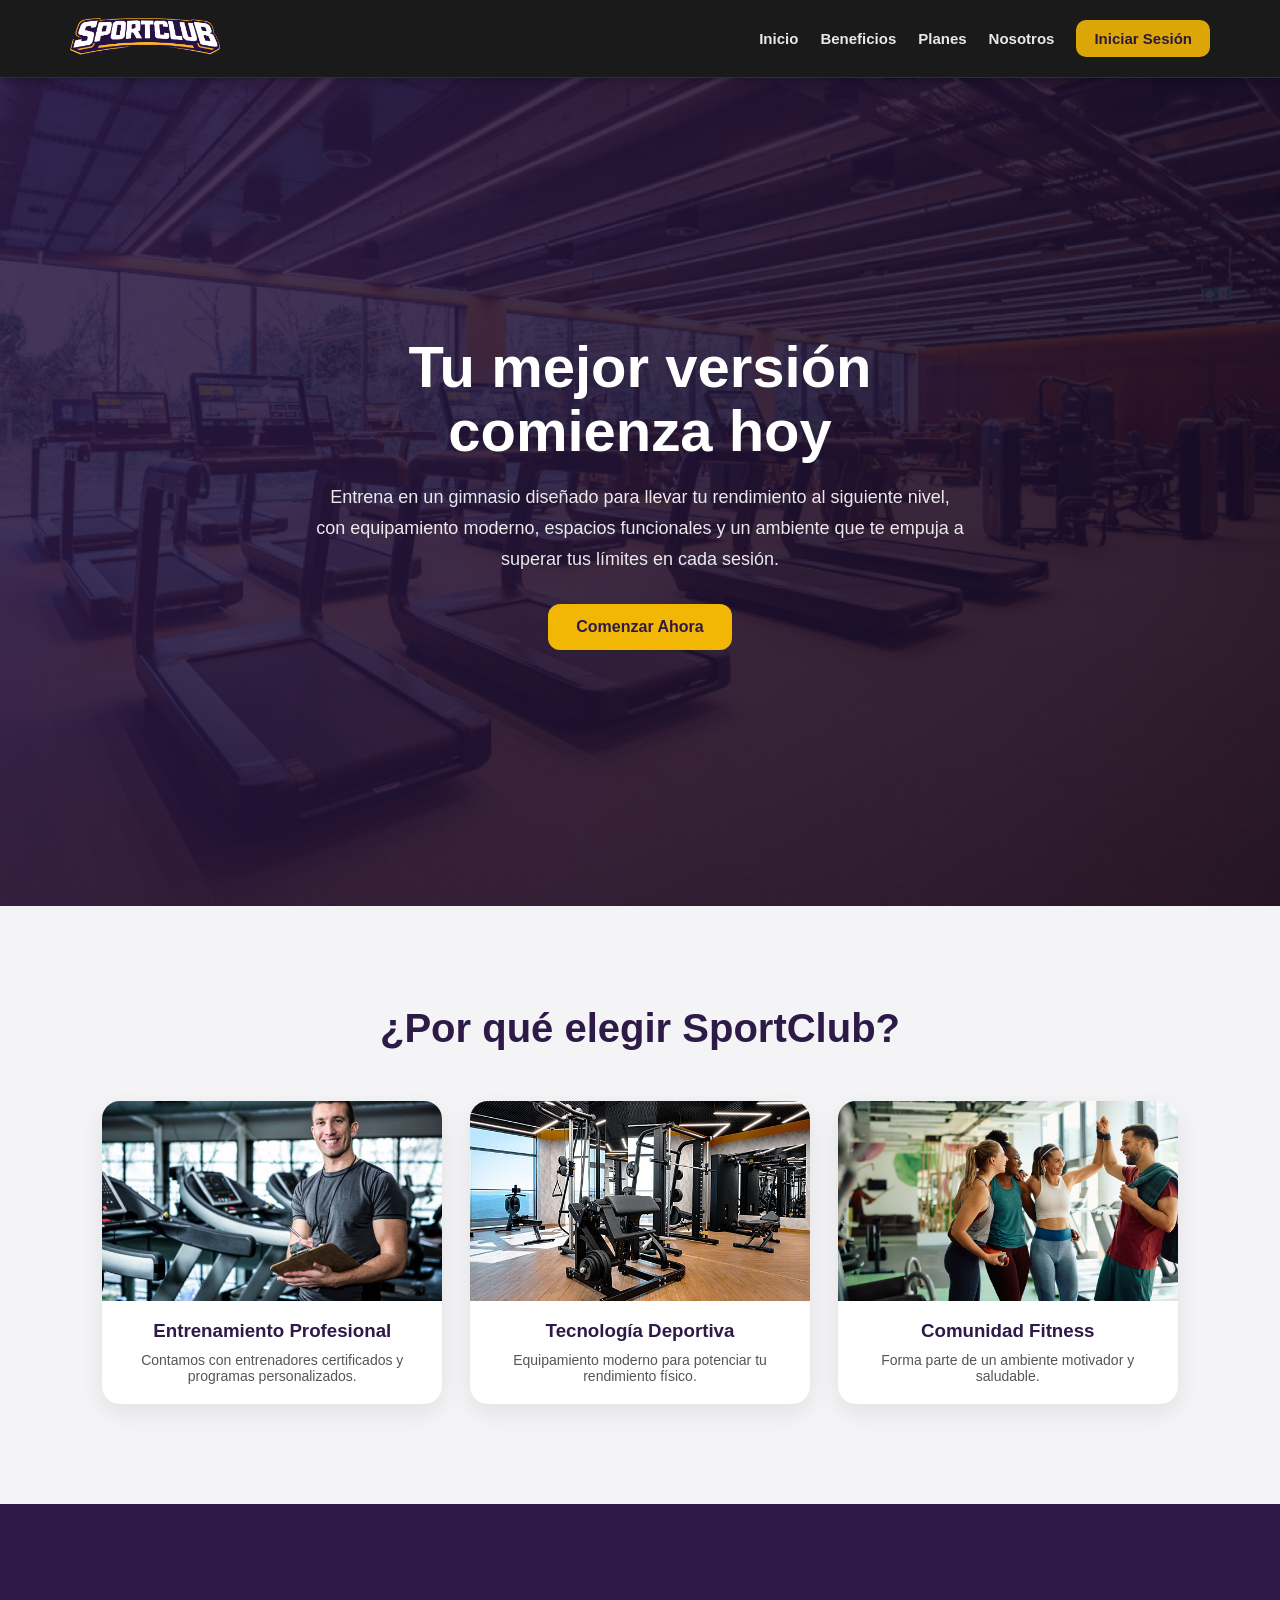
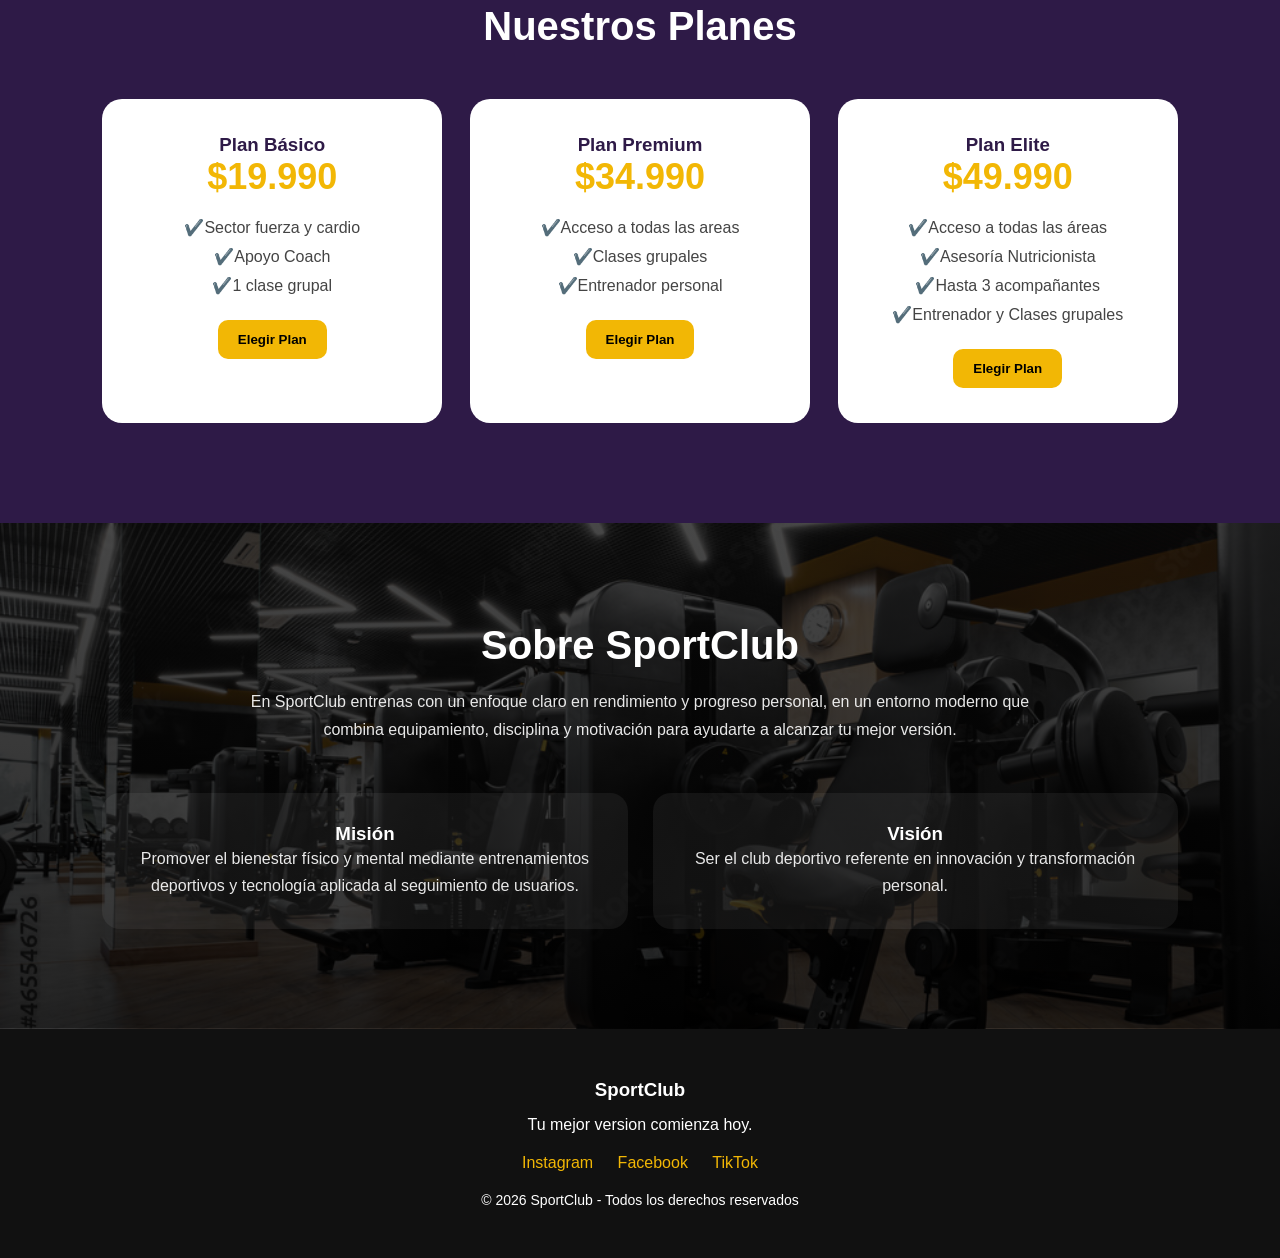
<file: index.html>
<!DOCTYPE html>
<html lang="es">

<head>

    <meta charset="UTF-8">

    <meta name="viewport" content="width=device-width, initial-scale=1.0">

    <title>SportClub</title>

    <link rel="stylesheet" href="./css/style.css">

</head>

<body>

    <!--HEADER -->

    <header>

        <div class="logo">
            <img src="./assets/img/logo.png" alt="Logo SportClub">
        </div>

        <nav>

            <a href="#">Inicio</a>
            <a href="#beneficios">Beneficios</a>
            <a href="#planes">Planes</a>
            <a href="#sobre">Nosotros</a>
            <a href="./pages/login.html" class="btn-login">
                Iniciar Sesión
            </a>

        </nav>

    </header>

    <!-- HERO  -->

    <section class="hero">

        <div class="hero-content">

            <div class="hero-text">

                <h1>
                    Tu mejor versión comienza hoy
                </h1>

                <p>
                    Entrena en un gimnasio diseñado para llevar tu rendimiento al siguiente nivel, 
                    con equipamiento moderno, espacios funcionales y un ambiente que te empuja a 
                    superar tus límites en cada sesión.
                </p>

                <a href="./pages/register.html" class="btn-hero">
                    Comenzar Ahora
                </a>

            </div>

        </div>

    </section>

    <!-- SECCION BENEFICIOS -->

    <section class="beneficios" id="beneficios">

        <h2>
            ¿Por qué elegir SportClub?
        </h2>

        <div class="cards">

            <div class="card">

                <img src="./assets/img/coach.jpg" alt="Entrenamiento">

                <h3>
                    Entrenamiento Profesional
                </h3>

                <p>
                    Contamos con entrenadores certificados y programas personalizados.
                </p>

            </div>

            <div class="card">

                <img src="./assets/img/equipamento.jpg" alt="Tecnología">

                <h3>
                    Tecnología Deportiva
                </h3>

                <p>
                    Equipamiento moderno para potenciar tu rendimiento físico.
                </p>

            </div>

            <div class="card">

                <img src="./assets/img/comunidad.jpg" alt="Comunidad">

                <h3>
                    Comunidad Fitness
                </h3>

                <p>
                    Forma parte de un ambiente motivador y saludable.
                </p>

            </div>

        </div>

    </section>

    <!-- SECCION PLANES-->

    <section class="planes" id="planes">

        <h2>
            Nuestros Planes
        </h2>

        <div class="cards">

            <div class="card-plan">

                <h3>Plan Básico</h3>

                <h4>$19.990</h4>

                <ul>

                    <li>✔️Sector fuerza y cardio</li>

                    <li>✔️Apoyo Coach</li>

                    <li>✔️1 clase grupal</li>

                </ul>
        
                <button>
                    Elegir Plan
                </button>

            </div>

            <div class="card-plan destacado">

                <h3>Plan Premium</h3>

                <h4>$34.990</h4>

                <ul>

                    <li>✔️Acceso a todas las areas</li>

                    <li>✔️Clases grupales</li>

                    <li>✔️Entrenador personal</li>
                    

                </ul>

                <button>
                    Elegir Plan
                </button>

            </div>

            <div class="card-plan">

                <h3>Plan Elite</h3>

                <h4>$49.990</h4>

                <ul>

                    <li> ✔️Acceso a todas las áreas</li>

                    <li>✔️Asesoría Nutricionista </li>

                    <li>✔️Hasta 3 acompañantes </li>

                    <li>✔️Entrenador y Clases grupales</li>

                </ul>

                <button>
                    Elegir Plan
                </button>

            </div>

        </div>

    </section>

    <!-- SECCION SOBRE NOSOTROS -->

    <section class="sobre" id="sobre">

        <h2>
            Sobre SportClub
        </h2>

        <p>
            En SportClub entrenas con un enfoque claro en rendimiento y progreso personal, 
            en un entorno moderno que combina equipamiento, disciplina y motivación para 
            ayudarte a alcanzar tu mejor versión.
        </p>

        <div class="info-sobre">

            <div class="box">

                <h3>Misión</h3>

                <p>
                    Promover el bienestar físico y mental mediante entrenamientos 
                    deportivos y tecnología aplicada al seguimiento de usuarios. 
                </p>

            </div>

            <div class="box">

                <h3>Visión</h3>

                <p>
                    Ser el club deportivo referente en innovación y transformación personal.
                </p>

            </div>

        </div>

    </section>

    <!-- FOOTER: PIE DE PAGINA -->

    <footer>

        <h3>SportClub</h3>

        <p>
            Tu mejor version comienza hoy.
        </p>

        <div class="redes">

            <a href="#">Instagram</a>

            <a href="#">Facebook</a>

            <a href="#">TikTok</a>

        </div>

        <p class="copy">
            © 2026 SportClub - Todos los derechos reservados
        </p>

    </footer>

</body>

</html>
</file>
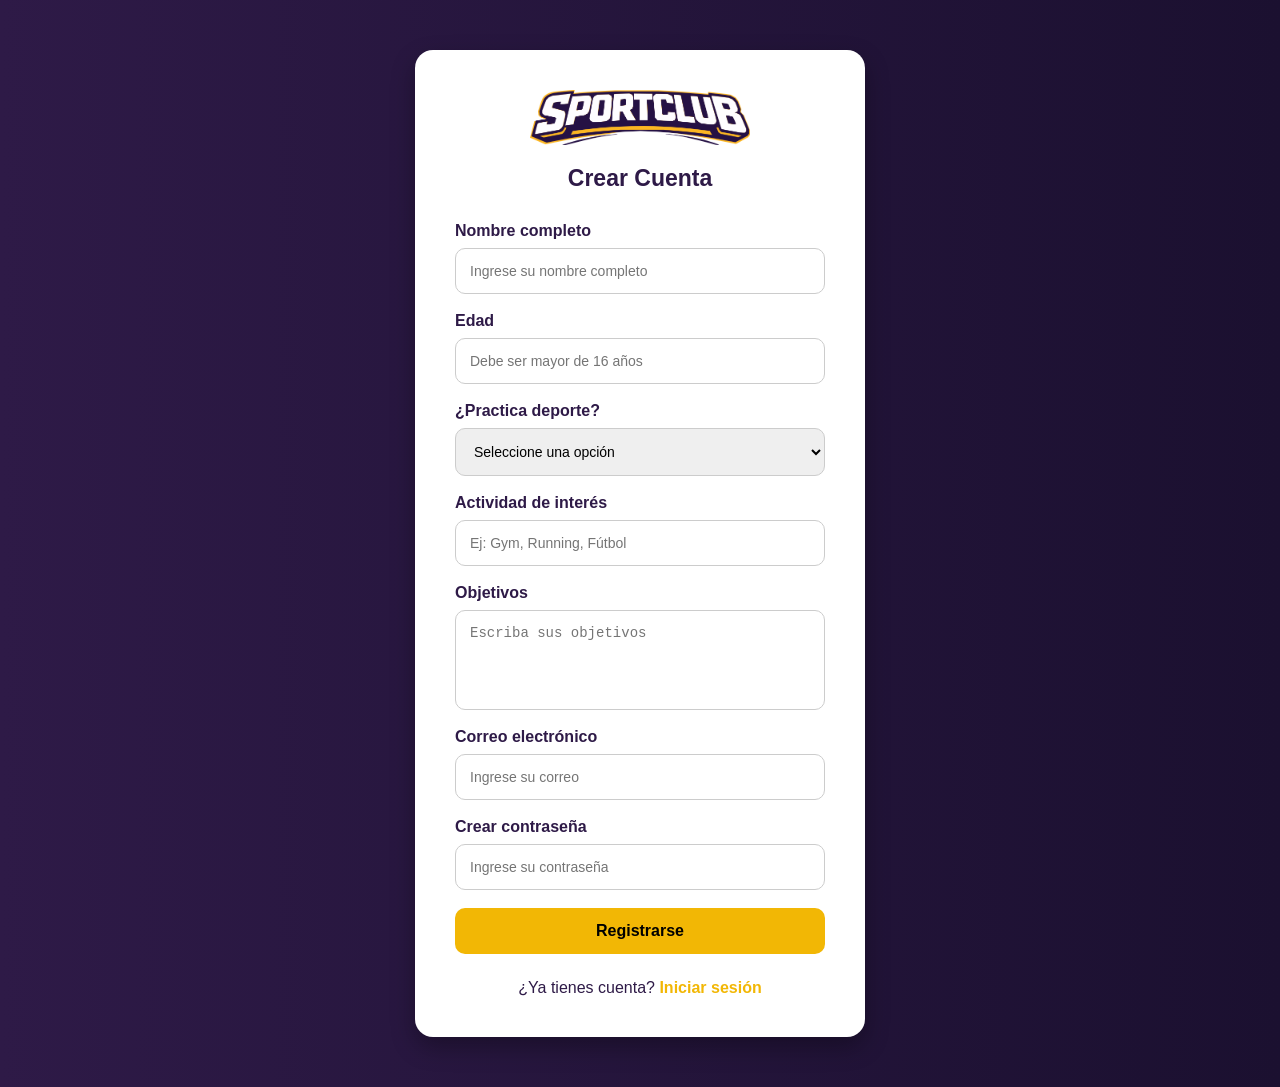
<file: register.html>
<!DOCTYPE html>
<html lang="es">

<head>
    <meta charset="UTF-8">
    <meta name="viewport" content="width=device-width, initial-scale=1.0">
    <title>Registro - SportClub</title>

    <link rel="stylesheet" href="./css/style_register.css">
</head>

<body>

    <main class="contenedor">

        <section class="register-box">

            <img src="./img/logo.png" alt="Logo SportClub" class="logo">

            <h1>Crear Cuenta</h1>

            <form>

                <label for="nombre">Nombre completo</label>
                <input type="text" id="nombre" placeholder="Ingrese su nombre completo">

                <label for="edad">Edad</label>
                <input type="number" id="edad" min="16" placeholder="Debe ser mayor de 16 años">

                <label for="deporte">¿Practica deporte?</label>
                <select id="deporte">
                    <option>Seleccione una opción</option>
                    <option>Sí</option>
                    <option>No</option>
                </select>

                <label for="actividad">Actividad de interés</label>
                <input type="text" id="actividad" placeholder="Ej: Gym, Running, Fútbol">

                <label for="objetivos">Objetivos</label>
                <textarea id="objetivos" placeholder="Escriba sus objetivos"></textarea>

                <label for="correo">Correo electrónico</label>
                <input type="email" id="correo" placeholder="Ingrese su correo">

                <label for="password">Crear contraseña</label>
                <input type="password" id="password" placeholder="Ingrese su contraseña">

                <button type="submit">Registrarse</button>

            </form>

            <p class="login-link">
                ¿Ya tienes cuenta?
                <a href="Login.html">Iniciar sesión</a>
            </p>

        </section>

    </main>

</body>

</html>
</file>
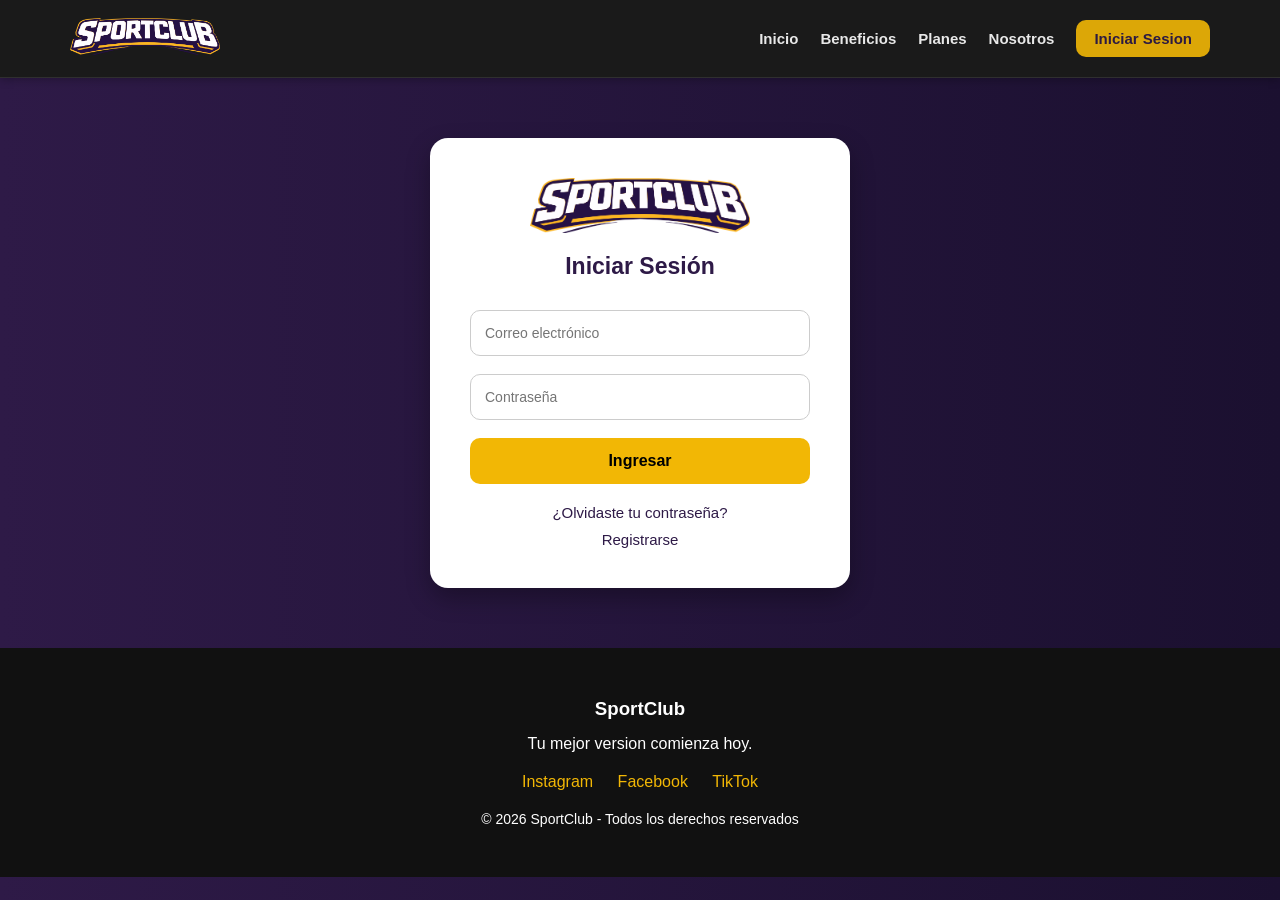
<file: pages/dashboard_admin.html>
<!DOCTYPE html>
<html lang="es">

<head>
    <meta charset="UTF-8">
    <meta name="viewport" content="width=device-width, initial-scale=1.0">
    <title>Dashboard Administrador - SportClub</title>

    <link rel="stylesheet" href="../css/dashboard_admin.css">
</head>

<body>

<div class="dashboard-container">

    <aside class="sidebar">

        <div class="logo-section">
            <img
                src="../assets/img/logo.png"
                alt="Logo SportClub"
                class="logo">
        </div>

        <nav class="menu">
            <a href="#" class="active">Usuarios</a>
            <a href="#">Reportes</a>
            <a href="#">Configuración</a>
            <a href="#">Clases</a>
        </nav>

    </aside>

    <main class="main-content">

        <header class="topbar">

            <div class="header-info">
                <h1>Panel Administrador</h1>

                <p id="welcomeMessage" class="welcome-message">
                </p>
            </div>

            <div class="topbar-buttons">
                <a href="perfil.html">Mi Perfil</a>
                <a href="#" id="logoutBtn">Cerrar Sesión</a>
            </div>

        </header>

        <section class="stats-cards">

            <div class="card">
                <h3>Total Usuarios</h3>
                <p id="totalUsuariosCount">0</p>
            </div>

            <div class="card">
                <h3>Total Coaches</h3>
                <p id="totalCoachesCount">0</p>
            </div>

            <div class="card">
                <h3>Total Clases</h3>
                <p>32</p>
            </div>

        </section>

        <section class="table-section">

            <div class="table-header">

                <h2>Usuarios Registrados</h2>

                <button
                    id="btnIrAlFormulario"
                    class="btn-new-user">

                    + Nuevo Usuario

                </button>

            </div>

            <div
                id="crudGlobalFeedback"
                class="success-notification">
            </div>

            <table>

                <thead>

                    <tr>
                        <th>ID</th>
                        <th>Nombre Completo</th>
                        <th>Email</th>
                        <th>Rol</th>
                        <th>Fecha Registro</th>
                        <th class="center">
                            Acciones
                        </th>
                    </tr>

                </thead>

                <tbody id="usuariosTableBody">
                </tbody>

            </table>

        </section>

        <section
            id="seccionFormularioUsuario"
            class="config-section form-section">

            <h2 id="formDynamicTitle">
                Nuevo Usuario
            </h2>

            <p class="form-description">
                Utiliza este panel para agregar o modificar miembros del personal y clientes.
            </p>

            <form id="crudForm" novalidate>

                <input
                    type="hidden"
                    id="formUserId">

                <div class="form-row-grid">

                    <div>

                        <label>
                            Nombre Completo
                        </label>

                        <input
                            type="text"
                            id="inputFullName"
                            class="form-control">
                        <div
                            id="errName"
                            class="error-msg">

                            El nombre es obligatorio.

                        </div>

                    </div>
                    <div>
                        <label>
                            Email
                        </label>

                        <input
                            type="email"
                            id="inputEmail"
                            class="form-control">

                        <div
                            id="errEmail"
                            class="error-msg">

                            Email inválido o campo vacío.

                        </div>

                    </div>

                    <div>

                        <label>
                            Rol
                        </label>

                        <select
                            id="selectRole"
                            class="form-control">

                            <option value="user">user</option>
                            <option value="coach">coach</option>
                            <option value="admin">admin</option>

                        </select>

                    </div>

                </div>
                <div
                    class="form-row-grid"
                    id="containerCamposClave">

                    <div>

                        <label>
                            Contraseña
                        </label>

                        <input
                            type="password"
                            id="inputPassword"
                            class="form-control"
                            placeholder="Mínimo 8 caracteres">
                        <div
                            id="errPassword"
                            class="error-msg">

                            La contraseña debe tener al menos 8 caracteres.

                        </div>

                    </div>

                    <div>

                        <label>
                            Confirmar Contraseña
                        </label>

                        <input
                            type="password"
                            id="inputConfirmPassword"
                            class="form-control"
                            placeholder="Repita la contraseña">

                        <div
                            id="errConfirmPassword"
                            class="error-msg">

                            Las contraseñas no coinciden.

                        </div>

                    </div>

                </div>

                <div class="form-actions-flex">

                    <button
                        type="button"
                        id="btnCancelarForm"
                        class="btn-cancel">

                        Cancelar

                    </button>

                    <button
                        type="submit"
                        id="btnGuardarForm"
                        class="btn-save">

                        Guardar
                    </button>

                </div>

            </form>

        </section>

        <section class="reports-section">

            <h2>
                Reportes del Sistema
            </h2>

            <div class="reports-grid">

                <div class="report-card">
                    <h3>Clase Más Solicitada</h3>
                    <p>Crossfit</p>
                </div>

                <div class="report-card">
                    <h3>Usuarios Activos</h3>
                    <p>198</p>
                </div>

                <div class="report-card">
                    <h3>Reservas del Día</h3>
                    <p>76</p>
                </div>

            </div>

        </section>

        <section class="config-section">

            <h2>
                Configuración Rápida
            </h2>

            <div class="config-buttons">

                <button type="button">
                    Crear Usuario
                </button>

                <button type="button">
                    Editar Sistema
                </button>

                <button type="button">
                    Configuración
                </button>

            </div>

        </section>

    </main>

</div>

<footer>

    <h3>SportClub</h3>

    <p>
        Tu mejor versión comienza hoy.
    </p>

    <div class="redes">
        <a href="#">Instagram</a>
        <a href="#">Facebook</a>
        <a href="#">TikTok</a>
    </div>

    <p class="copy">
        © 2026 SportClub - Todos los derechos reservados
    </p>

</footer>

<script src="../js/dashboard_admin.js"></script>

</body>
</html>
</file>
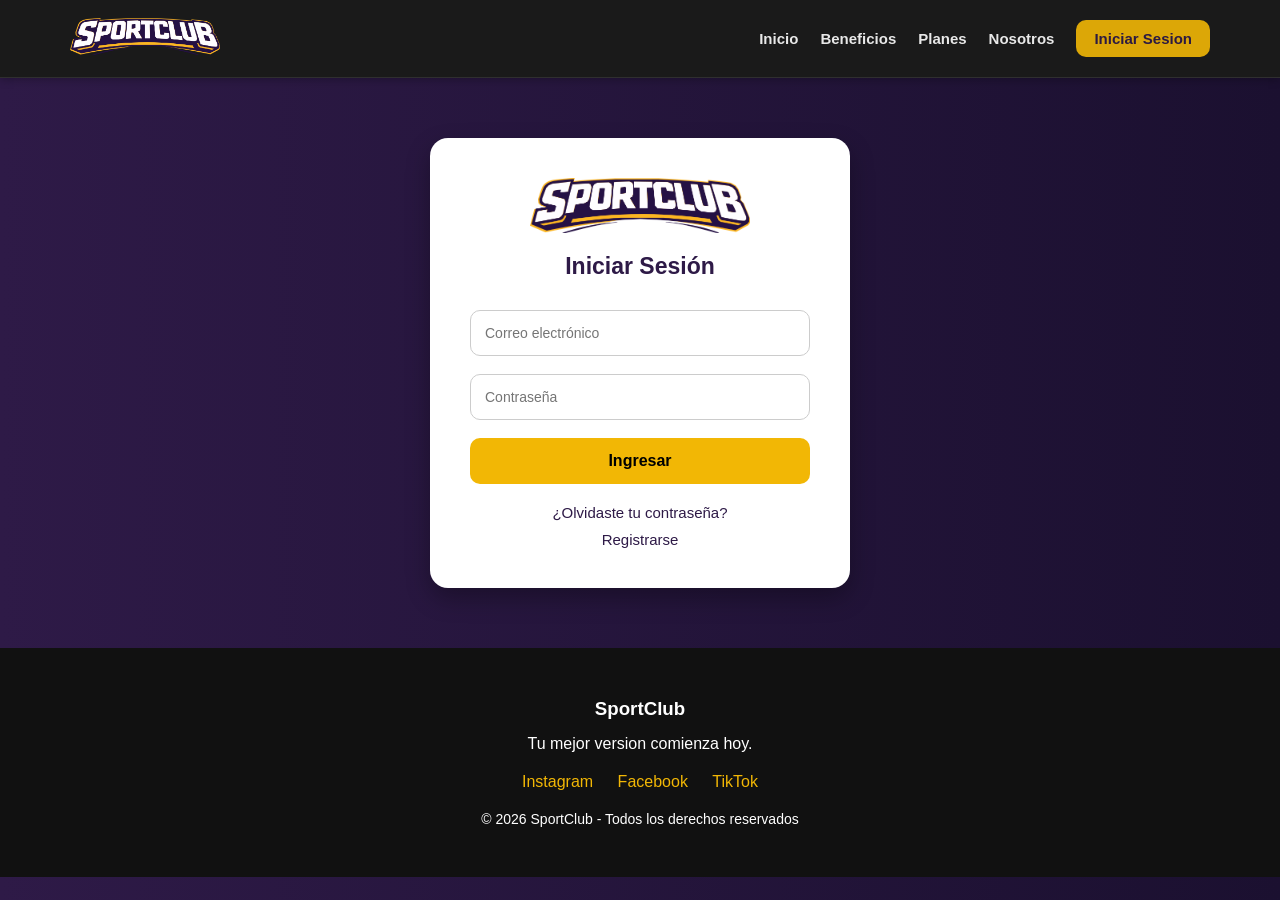
<file: pages/dashboard_coach.html>
<!DOCTYPE html>
<html lang="es">

<head>
    <meta charset="UTF-8">
    <meta name="viewport" content="width=device-width, initial-scale=1.0">
    <title>Dashboard Coach - SportClub</title>

    <link rel="stylesheet" href="../css/dashboard_coach.css">
</head>

<body>

    <!-- HEADER -->
    <header class="header">

        <div class="logo-container">
            <img src="../assets/img/logo.png" alt="Logo SportClub" class="logo">
            <div>
                <h2>SportClub Coach</h2>
                <p>Tu mejor versión comienza hoy</p>
            </div>
        </div>

        <div class="header-buttons">
            <a href="perfil.html">Mi Perfil</a>
            <a href="../index.html">Cerrar Sesión</a>
        </div>

    </header>

    <!-- CONTENEDOR PRINCIPAL -->
    <div class="dashboard-container">

        <!-- Barra lateral -->
        <aside class="sidebar">

            <nav>
                <ul>
                    <li><a href="#">Inicio</a></li>
                    <li><a href="#">Alumnos</a></li>
                    <li><a href="#">Clases</a></li>
                    <li><a href="#">Horarios</a></li>
                </ul>
            </nav>

        </aside>

        <!-- contenido -->
        <main class="main-content">

            <!-- para mensaje de bienvenida -->
            <section class="welcome">

                <h1 id="welcomeTitle">
                    Bienvenido
                </h1>

                <p>
                    Gestiona tus clases y ayuda a tus alumnos a alcanzar sus metas.
                </p>

            </section>

            <!-- barra resumen -->
            <section class="summary-cards">

                <div class="card">
                    <h3>Total Alumnos</h3>
                    <p>48</p>
                </div>

                <div class="card">
                    <h3>Clases Activas</h3>
                    <p>12</p>
                </div>

                <div class="card">
                    <h3>Horas Semanales</h3>
                    <p>26 hrs</p>
                </div>

            </section>

            <!-- tabla de alumnos -->
            <section class="table-section">

                <h2>Lista de Alumnos</h2>

                <table>

                    <thead>
                        <tr>
                            <th>Nombre</th>
                            <th>Correo</th>
                            <th>Clase Asignada</th>
                        </tr>
                    </thead>

                    <tbody>

                        <tr>
                            <td>Benjamín Tabilo</td>
                            <td>benjamintabilo@gmail.com</td>
                            <td>Crossfit</td>
                        </tr>

                        <tr>
                            <td>Camila Soto</td>
                            <td>camila@gmail.com</td>
                            <td>Yoga</td>
                        </tr>

                        <tr>
                            <td>Javier Rojas</td>
                            <td>javier@gmail.com</td>
                            <td>Funcional</td>
                        </tr>

                        <tr>
                            <td>Matías Díaz</td>
                            <td>matias@gmail.com</td>
                            <td>Spinning</td>
                        </tr>

                        <tr>
                            <td>Fernanda Silva</td>
                            <td>fernanda@gmail.com</td>
                            <td>Pilates</td>
                        </tr>

                    </tbody>

                </table>

            </section>

            <!-- seccion clases asignadas -->
            <section class="classes-section">

                <h2>Clases Asignadas</h2>

                <div class="classes-container">

                    <div class="class-card">
                        <h3>Crossfit</h3>
                        <p>Lunes - 19:00 hrs</p>
                    </div>

                    <div class="class-card">
                        <h3>Yoga</h3>
                        <p>Miércoles - 18:00 hrs</p>
                    </div>

                    <div class="class-card">
                        <h3>Funcional</h3>
                        <p>Viernes - 20:00 hrs</p>
                    </div>

                </div>

            </section>

            <!-- seccion horario -->
            <section class="schedule-section">

                <h2>Horarios Semanales</h2>

                <table>

                    <thead>
                        <tr>
                            <th>Clase</th>
                            <th>Día</th>
                            <th>Hora</th>
                            <th>Alumnos</th>
                        </tr>
                    </thead>

                    <tbody>

                        <tr>
                            <td>Crossfit</td>
                            <td>Lunes</td>
                            <td>19:00</td>
                            <td>15</td>
                        </tr>

                        <tr>
                            <td>Yoga</td>
                            <td>Martes</td>
                            <td>18:00</td>
                            <td>12</td>
                        </tr>

                        <tr>
                            <td>Spinning</td>
                            <td>Miércoles</td>
                            <td>20:00</td>
                            <td>10</td>
                        </tr>

                        <tr>
                            <td>Funcional</td>
                            <td>Jueves</td>
                            <td>17:00</td>
                            <td>14</td>
                        </tr>

                        <tr>
                            <td>Pilates</td>
                            <td>Viernes</td>
                            <td>19:30</td>
                            <td>11</td>
                        </tr>

                    </tbody>

                </table>

            </section>

        </main>

    </div>

    <footer>

        <h3>SportClub</h3>

        <p>
            Tu mejor version comienza hoy.
        </p>

        <div class="redes">

            <a href="#">Instagram</a>

            <a href="#">Facebook</a>

            <a href="#">TikTok</a>

        </div>

        <p class="copy">
            © 2026 SportClub - Todos los derechos reservados
        </p>

    </footer>
    <script src="../js/dashboard_coach.js"></script>
</body>

</html>
</file>
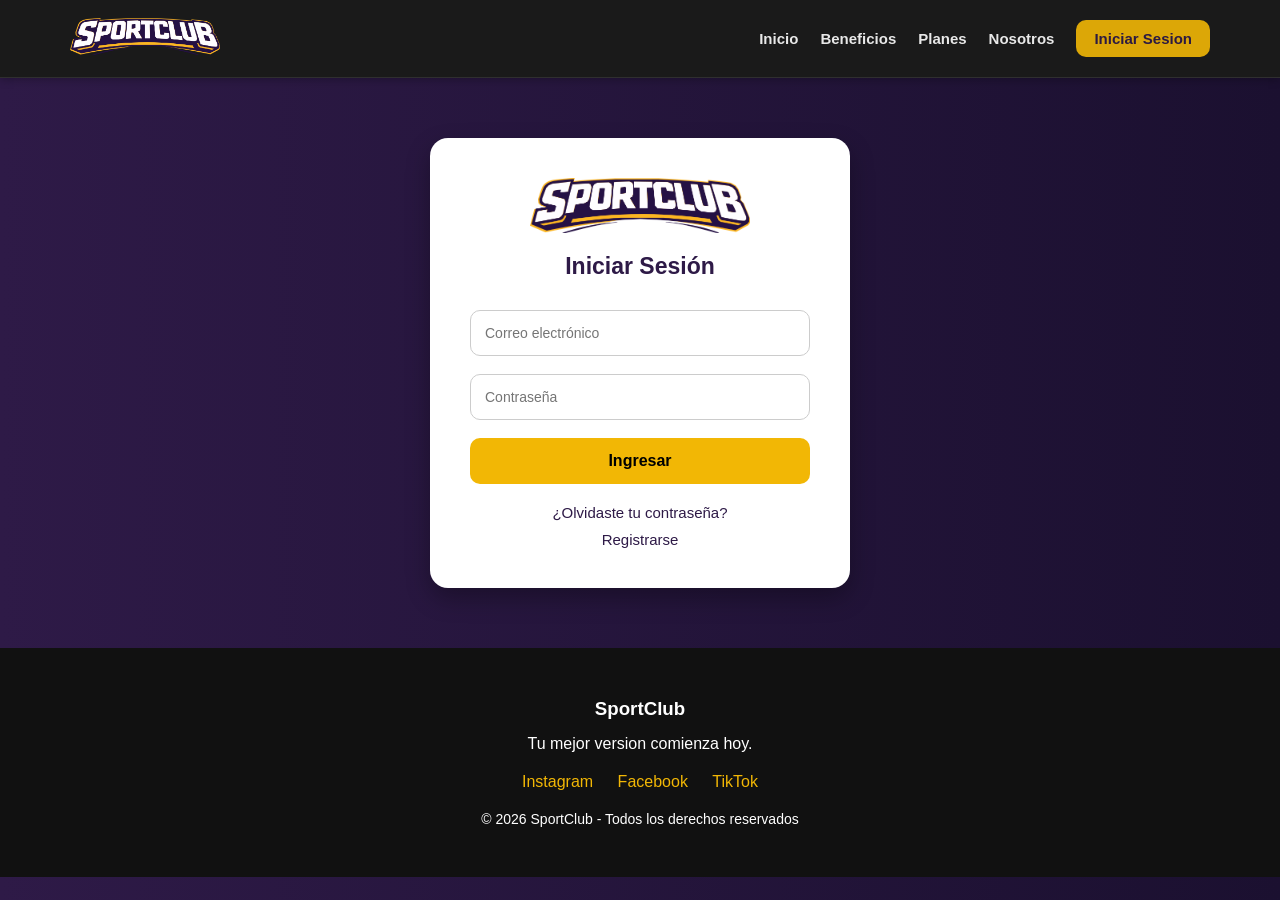
<file: pages/dashboard_usuario.html>
<!DOCTYPE html>
<html lang="es">

<head>
    <meta charset="UTF-8">
    <meta name="viewport" content="width=device-width, initial-scale=1.0">

    <title>Dashboard Usuario - SportClub</title>

    <link rel="stylesheet" href="../css/dashboard_usuario.css">
</head>


<body>

    <!-- HEADER -->
    <header class="header">

        <div class="logo-container">
            <img src="../assets/img/logo.png" alt="Logo SportClub" class="logo">
            <div>
                <h2>SportClub</h2>
                <p>Tu mejor versión comienza hoy</p>
            </div>
        </div>

        <div class="header-buttons">
            <a href="perfil.html">Mi Perfil</a>
            <a href="../index.html">Cerrar Sesión</a>
        </div>

    </header>

    <!-- NAVEGACION -->
    <nav class="navbar">

        <a href="#">Inicio</a>
        <a href="#">Reservas</a>
        <a href="#">Clases</a>
        <a href="perfil.html">Mi Perfil</a>

    </nav>

    <!-- cont. -->
    <main class="dashboard">

        <!-- mensaje de bienvenida y nombre correspondeine -->
        <section class="bienvenida">

            <div>
                <h1 id="welcomeTitle">Bienvenido</h1>

                <p>
                    Continúa entrenando para alcanzar tus metas y mejorar tu rendimiento cada día.
                </p>
            </div>

            <button>Reservar Clase</button>

        </section>

        <!-- tabla resum. -->
        <section class="cards-resumen">

            <div class="card">
                <h3>Reservas Activas</h3>
                <p>5</p>
            </div>

            <div class="card">
                <h3>Clases Disponibles</h3>
                <p>12</p>
            </div>

            <div class="card">
                <h3>Horas Entrenadas</h3>
                <p>18 hrs</p>
            </div>

        </section>

        <!-- seccion reservas -->
        <section class="panel">

            <h2>Mis Reservas</h2>

            <table>

                <thead>
                    <tr>
                        <th>Clase</th>
                        <th>Día</th>
                        <th>Hora</th>
                        <th>Coach</th>
                    </tr>
                </thead>

                <tbody>

                    <tr>
                        <td>Crossfit</td>
                        <td>Lunes</td>
                        <td>19:00</td>
                        <td>Martín Rojas</td>
                    </tr>

                    <tr>
                        <td>Yoga</td>
                        <td>Martes</td>
                        <td>18:00</td>
                        <td>Camila Soto</td>
                    </tr>

                    <tr>
                        <td>Spinning</td>
                        <td>Miércoles</td>
                        <td>20:00</td>
                        <td>Felipe Díaz</td>
                    </tr>

                    <tr>
                        <td>Funcional</td>
                        <td>Jueves</td>
                        <td>17:00</td>
                        <td>Ignacio Pérez</td>
                    </tr>

                    <tr>
                        <td>Boxeo</td>
                        <td>Viernes</td>
                        <td>21:00</td>
                        <td>Diego Morales</td>
                    </tr>

                </tbody>

            </table>

        </section>

        <!-- seccion clases -->
        <section class="clases">

            <h2>Clases Disponibles</h2>

            <div class="clases-grid">

                <div class="clase-card">

                    <img src="../assets/img/crossfit.jpg" alt="Crossfit">

                    <h3>Crossfit</h3>

                    <p>
                        Entrenamiento de alta intensidad para mejorar fuerza y resistencia.
                    </p>

                    <button>Reservar</button>

                </div>

                <div class="clase-card">

                    <img src="../assets/img/yoga.jpg" alt="Yoga">

                    <h3>Yoga</h3>

                    <p>
                        Mejora flexibilidad, concentración y bienestar físico.
                    </p>

                    <button disabled>Ver Más</button>

                </div>

                <div class="clase-card">

                    <img src="../assets/img/spinning.jpg" alt="Spinning">

                    <h3>Spinning</h3>

                    <p>
                        Clase cardiovascular intensa para quemar calorías.
                    </p>

                    <button>Reservar</button>

                </div>

            </div>

        </section>

<!--
        <section class="perfil-rapido">

            <h2>Perfil Rápido</h2>

            <div class="perfil-box">

                <p><strong>Nombre:</strong> Benjamin Tabilo </p>

                <p><strong>Correo:</strong> benjamintabilo@gmail.cl</p>

                <p><strong>Deporte Favorito:</strong> Crossfit</p>

                <p><strong>Plan:</strong> Premium</p>

            </div>

        </section>

    </main> -->

    <footer>

        <h3>SportClub</h3>

        <p>
            Tu mejor version comienza hoy.
        </p>

        <div class="redes">

            <a href="#">Instagram</a>

            <a href="#">Facebook</a>

            <a href="#">TikTok</a>

        </div>

        <p class="copy">
            © 2026 SportClub - Todos los derechos reservados
        </p>

    </footer>

        <!-- SCRIPT PARA EL USO DE JS: FUNCION DE MOSTRAR RESERVA -->
<script src="../js/dashboard_usuario.js"></script>

</body>

</html>
</file>
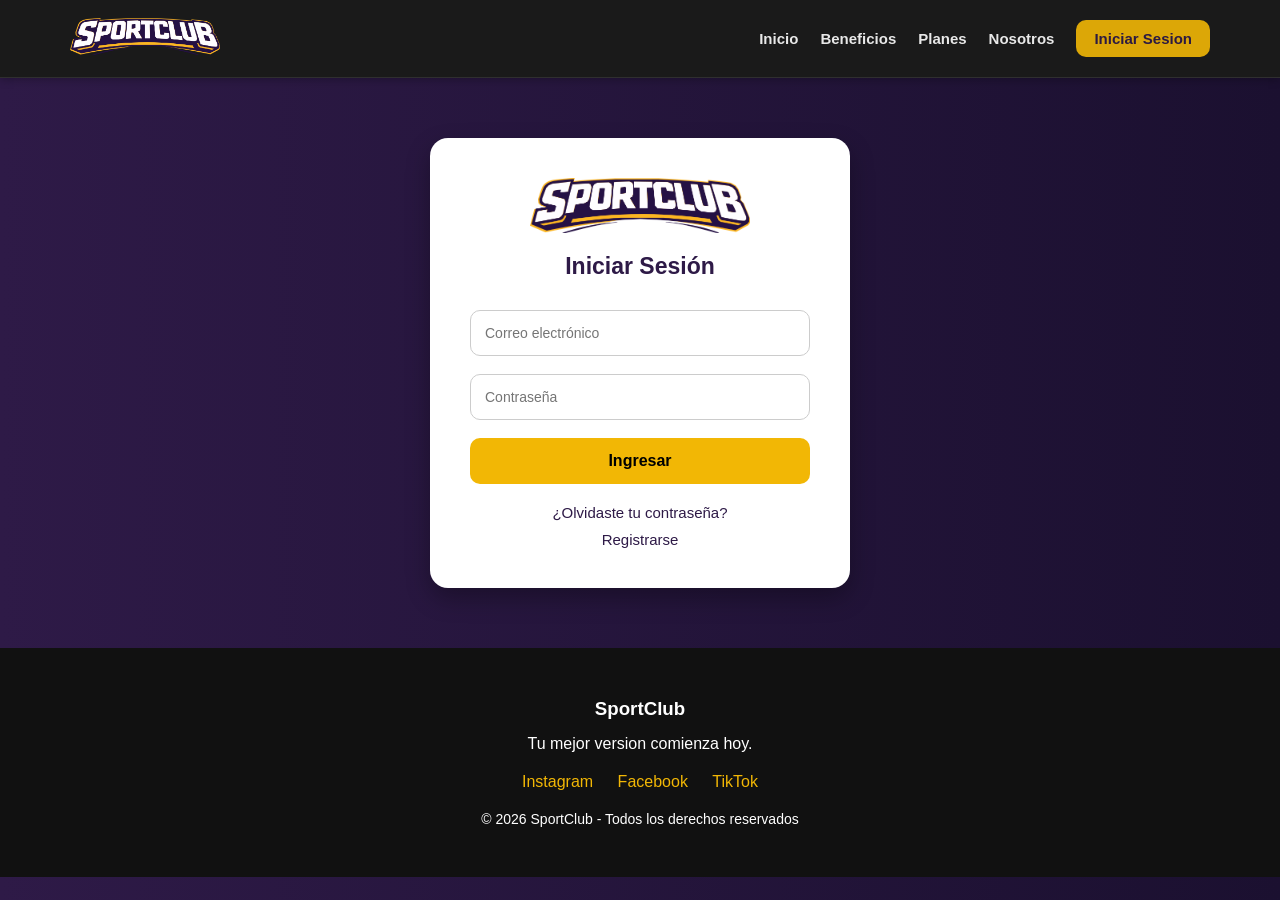
<file: pages/login.html>
<!DOCTYPE html>
<html lang="es">

<head>
    <meta charset="UTF-8">
    <meta name="viewport" content="width=device-width, initial-scale=1.0">

    <title>Login | SportClub</title>

    <link rel="stylesheet" href="../css/style_login.css">
</head>


<body>

    <!-- ENCABEZADO -->

    <header>

        <!-- LOGO DE BARRA DE NAVEGACION-->
        <div class="logo-header">
            <img src="../assets/img/logo.png" alt="Logo SportClub">
        </div>

        <!-- BARRA DE NAVEGACION -->
        <nav>
            <a href="../index.html">Inicio</a>
            <a href="../index.html#beneficios">Beneficios</a>
            <a href="../index.html#planes">Planes</a>
            <a href="../index.html#sobre">Nosotros</a>

            <a href="./login.html" class="btn-login">
                Iniciar Sesion
            </a>
        </nav>

    </header>

    <!-- LOGIN -->

    <main class="login-container">

        <section class="card">

            <!-- LOGO -->
            <img 
                src="../assets/img/logo.png" 
                alt="Logo SportClub"
                class="logo"
            >

            <h1>Iniciar Sesión</h1>

            <!-- FORM -->
            <form id="loginForm">

                <input
                    type="email"
                    id="email"
                    placeholder="Correo electrónico"
                    required
                >

                <input
                    type="password"
                    id="password"
                    placeholder="Contraseña"
                    required
                >

                <button type="submit">
                    Ingresar
                </button>

                <p id="loginMessage"></p>

            </form>

            <!-- LINKS -->
            <div class="links">

                <a href="./recuperar.html">
                    ¿Olvidaste tu contraseña?
                </a>

                <a href="./register.html">
                    Registrarse
                </a>

            </div>

            <!-- ACCESOS 
            <div class="accesos">

                <p>Accesos rápidos</p>

                <a href="./dashboard_usuario.html">
                    Dashboard Usuario
                </a>

                <a href="./dashboard_coach.html">
                    Dashboard Coach
                </a>

                <a href="./dashboard_admin.html">
                    Dashboard Administrador
                </a>

            </div>

        </section> -->

    </main>

    <footer>

        <h3>SportClub</h3>

        <p>
            Tu mejor version comienza hoy.
        </p>

        <div class="redes">

            <a href="#">Instagram</a>

            <a href="#">Facebook</a>

            <a href="#">TikTok</a>

        </div>

        <p class="copy">
            © 2026 SportClub - Todos los derechos reservados
        </p>

    </footer>
    
    <script src="../js/login.js"></script>

</body>

</html>
</file>
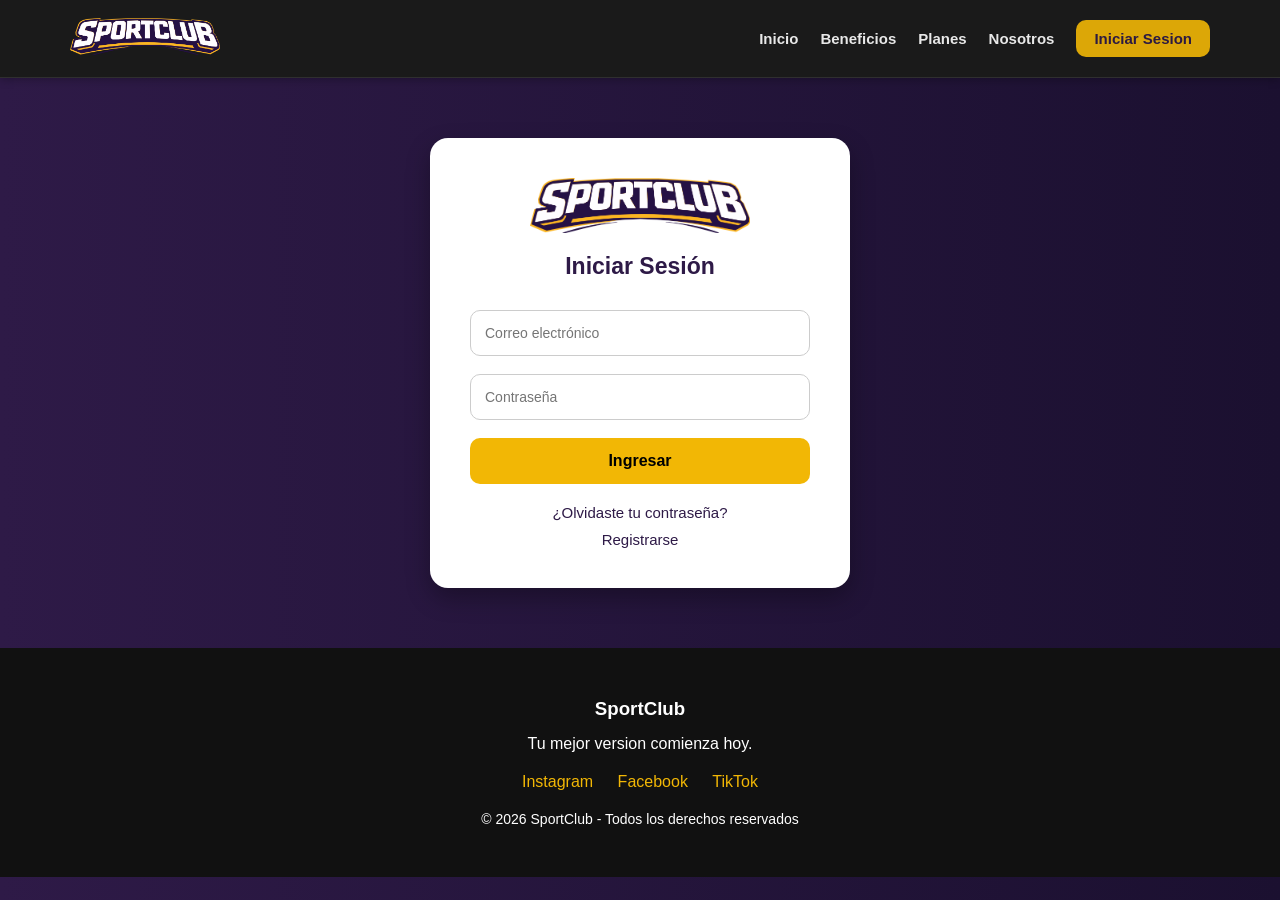
<file: pages/perfil.html>
<!DOCTYPE html>
<html lang="es">
<head>
    <meta charset="UTF-8">
    <meta name="viewport" content="width=device-width, initial-scale=1.0">
    <title>SportClub | Mi Perfil</title>
    <link rel="stylesheet" href="../css/perfil.css">
</head>
<body>

    <header class="perfil-header">
        <div class="header-info">
            <h1>Mi Perfil</h1>
            <p>Gestiona tu información personal</p>
        </div>
        <button id="btnVolver">Volver al Dashboard</button>
    </header>

    <div class="perfil-container">
        <div class="perfil-layout">

            <aside class="perfil-sidebar">
                <div class="card perfil-card">
                    <div class="perfil-avatar"></div>
                    <h2 id="previewNombre">Cargando...</h2>
                    <p>Usuario del sistema</p>
                    <span id="previewRol" class="badge">---</span>
                    
                    <div class="perfil-data">
                        <div>
                            <label>Email</label>
                            <span id="previewEmail">---</span>
                        </div>
                        <div>
                            <label>Fecha nacimiento</label>
                            <span id="previewFechaNac">---</span>
                        </div>
                        <div>
                            <label>Fecha registro</label>
                            <span id="previewFechaReg">---</span>
                        </div>
                    </div>
                </div>
            </aside>

            <main class="perfil-main">
                
                <section class="card">
                    <div class="section-header">

                        <h2>Información Personal</h2>

                        <button
                            type="button"
                            id="btnEditarPerfil"
                            class="btn btn-primary">

                            Editar Perfil

                        </button>

                    </div>
                    <form id="formPerfil">

                        <div class="form-grid">

                            <div class="field">
                                <label>Nombre Completo *</label>

                                <input
                                    id="inputNombre"
                                    type="text"
                                    class="form-control"
                                    disabled>

                                <div id="errorNombre" class="error-msg"></div>
                            </div>


                            <div class="field">
                                <label>Email</label>

                                <input
                                    id="inputEmail"
                                    type="email"
                                    class="form-control"
                                    readonly
                                    disabled>
                            </div>


                            <div class="field">
                                <label>Fecha de nacimiento *</label>

                                <input
                                    id="inputFechaNac"
                                    type="date"
                                    class="form-control"
                                    disabled>

                                <div id="errorFechaNac" class="error-msg"></div>
                            </div>


                            <div class="field">
                                <label>Deporte favorito</label>

                                <input
                                    id="inputDeporte"
                                    type="text"
                                    class="form-control"
                                    disabled>
                            </div>


                            <div class="field full">
                                <label>Otros / Metadata</label>

                                <textarea
                                    id="inputMetadata"
                                    class="form-control"
                                    disabled></textarea>
                            </div>

                        </div>


                        <div id="alertPerfilSuccess" class="alert alert-success d-none">
                            Perfil actualizado correctamente
                        </div>


                        <div
                            id="accionesPerfil"
                            class="actions d-none">

                            <button
                                id="btnCancelarPerfil"
                                type="button"
                                class="btn btn-light">

                                Cancelar

                            </button>

                            <button
                                type="submit"
                                class="btn btn-success">

                                Guardar cambios

                            </button>

                        </div>

                    </form>
                </section>

                <section class="card">
                    <div class="section-header">
                        <h2>Cambiar Contraseña</h2>
                    </div>
                    <form id="formPassword">
                        <div class="password-grid">
                            <div class="field">
                                <label>Contraseña actual</label>
                                <div class="input-password">
                                    <input id="inputPasswordActual" type="password" class="form-control">
                                    <button type="button" class="toggle-password">👁</button>
                                </div>
                                <div id="errorPasswordActual" class="error-msg"></div>
                            </div>
                            <div class="field">
                                <label>Nueva contraseña</label>
                                <div class="input-password">
                                    <input id="inputPasswordNueva" type="password" class="form-control">
                                    <button type="button" class="toggle-password">👁</button>
                                </div>
                                <div id="errorPasswordNueva" class="error-msg"></div>
                            </div>
                            <div class="field">
                                <label>Confirmar contraseña</label>
                                <div class="input-password">
                                    <input id="inputPasswordConfirmar" type="password" class="form-control">
                                    <button type="button" class="toggle-password">👁</button>
                                </div>
                                <div id="errorPasswordConfirmar" class="error-msg"></div>
                            </div>
                        </div>
                        <div id="alertPasswordSuccess" class="alert alert-success d-none">
                            Contraseña actualizada correctamente
                        </div>
                        <div class="actions">
                            <button type="submit" class="btn btn-primary">Actualizar contraseña</button>
                        </div>
                    </form>
                </section>
            </main>
        </div>
    </div>

    <script src="../js/perfil.js"></script>
</body>
</html>
</file>
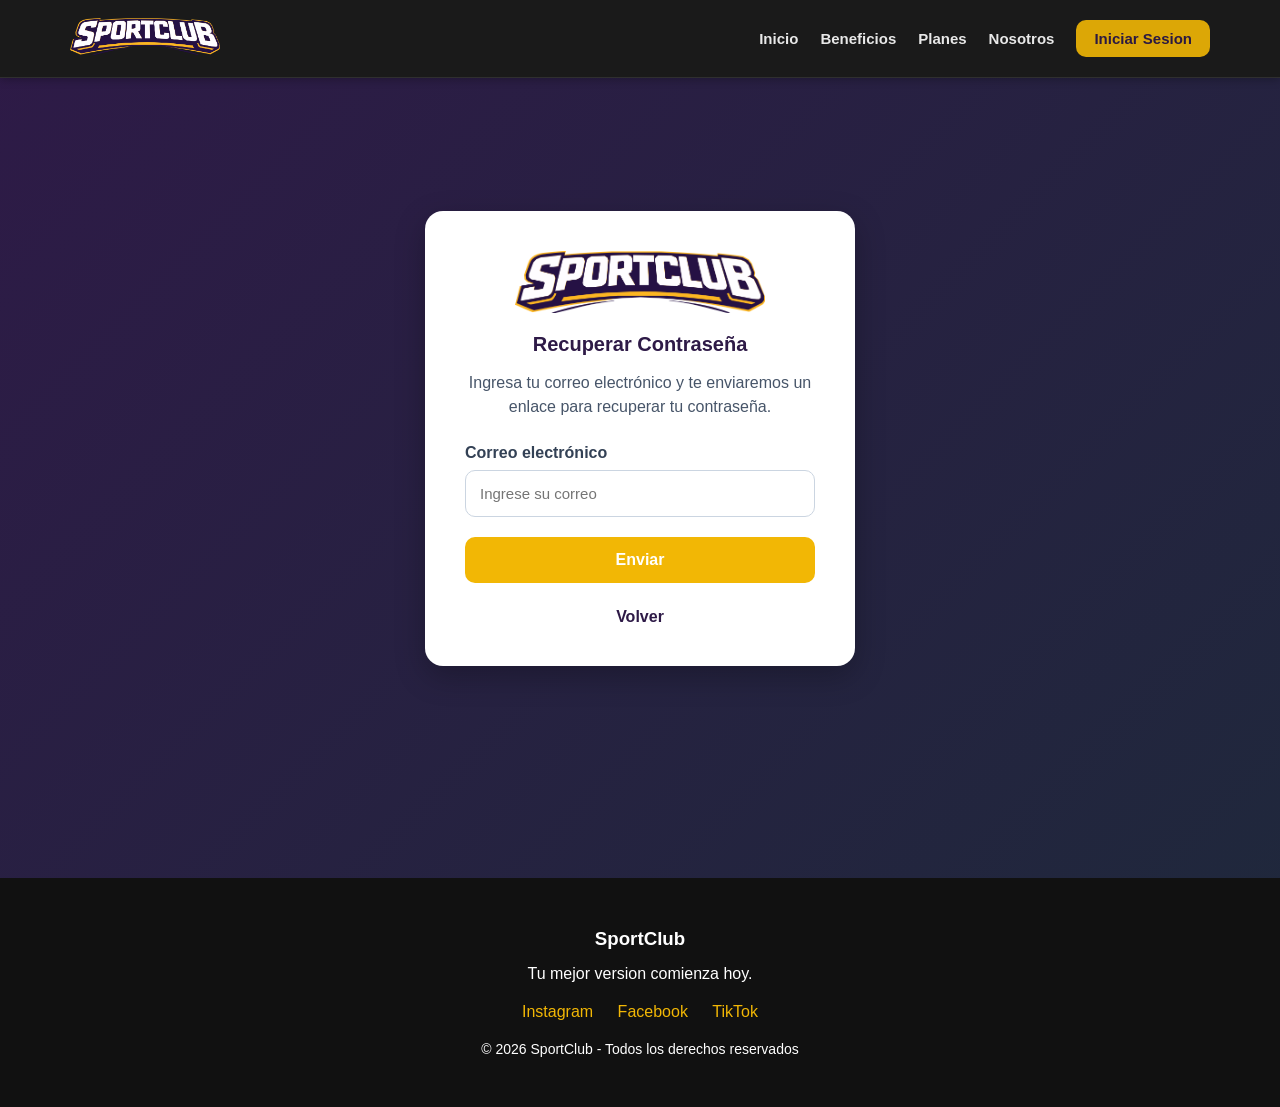
<file: pages/recuperar.html>
<!DOCTYPE html>
<html lang="es">

<head>
    <meta charset="UTF-8">
    <meta name="viewport" content="width=device-width, initial-scale=1.0">

    <title>Recuperar Contraseña | SportClub</title>

    <link rel="stylesheet" href="../css/style_recuperar.css">
</head>

<body>

    <!-- ENCABEZADO -->

    <header>

        <!-- LOGO DE BARRA DE NAVEGACION-->
        <div class="logo-header">
            <img src="../assets/img/logo.png" alt="Logo SportClub">
        </div>

        <!-- BARRA DE NAVEGACION -->
        <nav>
            <a href="../index.html">Inicio</a>
            <a href="../index.html#beneficios">Beneficios</a>
            <a href="../index.html#planes">Planes</a>
            <a href="../index.html#sobre">Nosotros</a>

            <a href="./login.html" class="btn-login">
                Iniciar Sesion
            </a>
        </nav>

    </header>

    <main class="contenedor">

        <section class="card-recuperar">

            <img 
                src="../assets/img/logo.png" 
                alt="Logo SportClub"
                class="logo"
            >

            <h1>Recuperar Contraseña</h1>

            <p class="descripcion">
                Ingresa tu correo electrónico y te enviaremos un enlace para recuperar tu contraseña.
            </p>

            <form>

                <label for="correo">
                    Correo electrónico
                </label>

                <input
                    type="email"
                    id="correo"
                    placeholder="Ingrese su correo"
                    required
                >

                <!-- MENSAJE VISUAL -->
                <div class="mensaje-exito">
                    Se ha enviado un enlace de recuperación al correo ingresado.
                </div>

                <button type="submit">
                    Enviar
                </button>

            </form>

            <p class="volver">
                <a href="./login.html">
                    Volver
                </a>
            </p>

        </section>

    </main>

    <footer>

        <h3>SportClub</h3>

        <p>
            Tu mejor version comienza hoy.
        </p>

        <div class="redes">

            <a href="#">Instagram</a>

            <a href="#">Facebook</a>

            <a href="#">TikTok</a>

        </div>

        <p class="copy">
            © 2026 SportClub - Todos los derechos reservados
        </p>

    </footer>
<script src="../js/recuperar.js"></script>

</body>

</html>
</file>
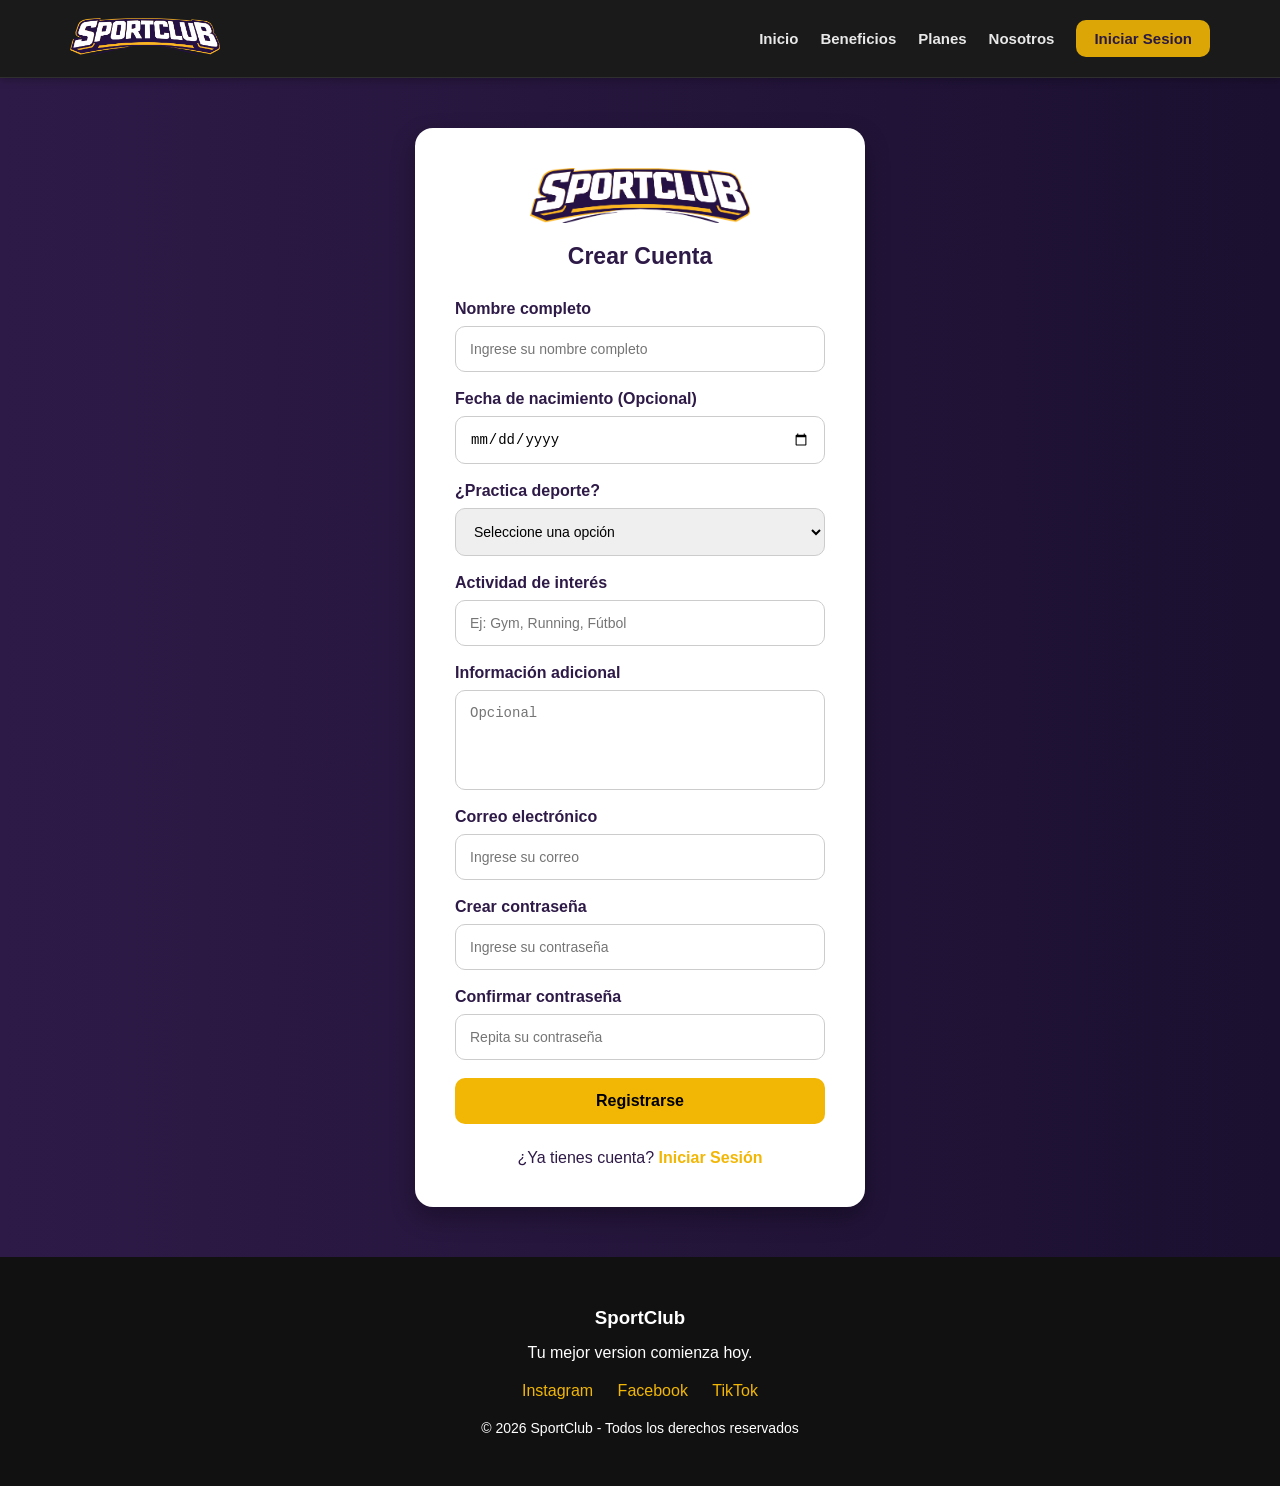
<file: pages/register.html>
<!DOCTYPE html>
<html lang="es">

<head>

    <meta charset="UTF-8">

    <meta
        name="viewport"
        content="width=device-width, initial-scale=1.0"
    >

    <title>Registro - SportClub</title>

    <link
        rel="stylesheet"
        href="../css/style_register.css"
    >

</head>

<body>

    <!-- HEADER -->

    <header>

        <div class="logo-nav">

            <img
                src="../assets/img/logo.png"
                alt="Logo SportClub"
            >

        </div>

        <nav>

            <a href="../index.html">
                Inicio
            </a>

            <a href="../index.html#beneficios">
                Beneficios
            </a>

            <a href="../index.html#planes">
                Planes
            </a>

            <a href="../index.html#sobre">
                Nosotros
            </a>

            <a
                href="./login.html"
                class="btn-login"
            >
                Iniciar Sesion
            </a>

        </nav>

    </header>

    <!-- CONTENEDOR -->

    <main class="contenedor">

        <section class="register-box">

            <img
                src="../assets/img/logo.png"
                alt="Logo SportClub"
                class="logo"
            >

            <h1>
                Crear Cuenta
            </h1>

            <!-- FORM -->

            <form id="registerForm">

                <label for="nombre">
                    Nombre completo
                </label>

                <input
                    type="text"
                    id="nombre"
                    placeholder="Ingrese su nombre completo"
                    required
                >

                <label for="fechaNacimiento">
                    Fecha de nacimiento (Opcional)
                </label>

                <input
                    type="date"
                    id="fechaNacimiento"
                >

                <label for="deporte">
                    ¿Practica deporte?
                </label>

                <select id="deporte">

                    <option value="">
                        Seleccione una opción
                    </option>

                    <option value="si">
                        Sí
                    </option>

                    <option value="no">
                        No
                    </option>

                </select>

                <label for="actividad">
                    Actividad de interés
                </label>

                <input
                    type="text"
                    id="actividad"
                    placeholder="Ej: Gym, Running, Fútbol"
                >

                <label for="objetivos">
                    Información adicional
                </label>

                <textarea
                    id="objetivos"
                    placeholder="Opcional"
                ></textarea>

                <label for="correo">
                    Correo electrónico
                </label>

                <input
                    type="email"
                    id="correo"
                    placeholder="Ingrese su correo"
                    required
                >

                <label for="password">
                    Crear contraseña
                </label>

                <input
                    type="password"
                    id="password"
                    placeholder="Ingrese su contraseña"
                    required
                >

                <label for="confirmPassword">
                    Confirmar contraseña
                </label>

                <input
                    type="password"
                    id="confirmPassword"
                    placeholder="Repita su contraseña"
                    required
                >

                <!-- MENSAJES -->

                <p
                    id="registerMessage"
                    class="mensaje-error"
                    style="display:none;"
                >
                </p>

                <div
                    class="mensaje-exito"
                    style="display:none;"
                >
                    Usuario registrado correctamente.
                </div>

                <button type="submit">

                    Registrarse

                </button>

            </form>

            <p class="login-link">

                ¿Ya tienes cuenta?

                <a href="./login.html">

                    Iniciar Sesión

                </a>

            </p>

        </section>

    </main>

    <!-- FOOTER -->

    <footer>

        <h3>

            SportClub

        </h3>

        <p>

            Tu mejor version comienza hoy.

        </p>

        <div class="redes">

            <a href="#">
                Instagram
            </a>

            <a href="#">
                Facebook
            </a>

            <a href="#">
                TikTok
            </a>

        </div>

        <p class="copy">

            © 2026 SportClub - Todos los derechos reservados

        </p>

    </footer>

    <!-- JS -->

    <script src="../js/register.js"></script>

</body>

</html>
</file>
<file: css/style.css>
/* RESET */

* {
    margin: 0;
    padding: 0;
    box-sizing: border-box;
    font-family: Arial, Helvetica, sans-serif;
}

/* Body */

body {
    background: #f4f4f7;
    color: #222;
    scroll-behavior: smooth;
}

/* Header */

header {
    background: #1a1a1a;

    display: flex;
    justify-content: space-between;
    align-items: center;

    padding: 18px 70px;

    box-shadow: 0 2px 8px rgba(0, 0, 0, 0.25);

    border-bottom: 1px solid #2f2f2f;

    position: sticky;
    top: 0;

    z-index: 1000;
}

.logo img {
    width: 150px;
}

/* Barra de navegacion */

nav {
    display: flex;
    gap: 22px;
    align-items: center;
}

nav a {
    color: white;
    text-decoration: none;
    font-size: 15px;
    font-weight: 600;
    position: relative;
    opacity: 0.9;
    transition: 0.3s;
}

nav a:hover {
    opacity: 1;
    transform: translateY(-1px);
}

.btn-login {
    background: #F2B705;
    color: #2E1A47;

    padding: 10px 18px;
    border-radius: 10px;

    font-weight: 700;

    transition: 0.3s;
}

.btn-login:hover {
    transform: scale(1.05);
}

/* Hero */

.hero {
    min-height: 92vh;
    display: flex;
    align-items: center;

    padding: 0 8%;

    background:
        linear-gradient(
            120deg,
            rgba(46, 26, 71, 0.88),
            rgba(20, 10, 35, 0.88)
        ),
        url("../assets/img/gym2.jpg");

    background-size: cover;
    background-position: center;

    color: white;

    position: relative;

    /* Ajuste de: CENTRADO */
    justify-content: center;
    text-align: center;
}

.hero-content {
    width: 100%;
    max-width: 1100px;
    position: relative;

    /* Ajuste de: Centrado */
    display: flex;
    justify-content: center;
}

.hero-text {
    max-width: 650px;
}

.hero-text h1 {
    font-size: 58px;
    line-height: 1.1;
    margin-bottom: 20px;
}

.hero-text p {
    font-size: 18px;
    line-height: 1.7;
    opacity: 0.9;
    margin-bottom: 30px;
}

.btn-hero {
    background: #F2B705;
    color: #2E1A47;

    padding: 14px 28px;
    border-radius: 12px;

    font-weight: bold;
    text-decoration: none;

    display: inline-block;

    transition: 0.3s;
}

.btn-hero:hover {
    transform: translateY(-3px);
    box-shadow: 0 10px 25px rgba(242, 183, 5, 0.25);
}

/* Seccion beneficios */

.beneficios {
    padding: 100px 8%;
    text-align: center;
}

.beneficios h2 {
    font-size: 40px;
    color: #2E1A47;
    margin-bottom: 50px;
}

.cards {
    display: grid;
    grid-template-columns: repeat(auto-fit, minmax(260px, 1fr));
    gap: 28px;
}

.card {
    background: white;
    border-radius: 18px;
    overflow: hidden;
    box-shadow: 0 8px 25px rgba(0,0,0,0.08);
    padding-bottom: 20px;
}

.card img {
    width: 100%;
    height: 200px;
    object-fit: cover;
}

.card h3 {
    margin: 15px 0 10px;
    color: #2E1A47;
}

.card p {
    font-size: 14px;
    color: #555;
    padding: 0 15px;
}

/* Secciones planes */

.planes {
    background: #2E1A47;
    color: white;

    padding: 100px 8%;
    text-align: center;
}

.planes h2 {
    font-size: 40px;
    margin-bottom: 50px;
}

.grid-planes {
    display: grid;
    grid-template-columns: repeat(auto-fit, minmax(260px, 1fr));
    gap: 30px;
}

.card-plan {
    background: white;
    color: #222;

    border-radius: 20px;

    padding: 35px;

    transition: 0.3s;
}

.card-plan:hover {
    transform: translateY(-10px);
}

.card-plan h3 {
    color: #2E1A47;
}

.card-plan h4 {
    color: #F2B705;
    font-size: 36px;
    margin-bottom: 20px;
}

.card-plan ul {
    list-style: none;
    margin-bottom: 25px;
}

.card-plan li {
    margin-bottom: 10px;
    color: #444;
}

.card-plan button {
    background: #F2B705;
    border: none;
    padding: 12px 20px;
    border-radius: 10px;
    font-weight: bold;
    cursor: pointer;
}

/* SECCION SOBRE NOSOTROS */

.sobre {
    padding: 100px 8%;
    text-align: center;
   
/*Fondo con imagen y degrado por encima*/
    background:
        linear-gradient(
            rgba(10, 10, 10, 0.75),
            rgba(0, 0, 0, 0.85)
        ),
        url("../assets/img/gym3.jpg");

    background-size: cover;
    background-position: center;

    color: white;
}

.sobre h2 {
    font-size: 40px;
    margin-bottom: 20px;
}

.sobre p {
    max-width: 800px;
    margin: auto;
    line-height: 1.7;
    opacity: 0.9;
}

.info-sobre {
    margin-top: 50px;

    display: grid;
    grid-template-columns: repeat(auto-fit, minmax(280px, 1fr));
    gap: 25px;
}

.box {
    background: rgba(255,255,255,0.06);
    padding: 30px;
    border-radius: 18px;
}

/* Pie de pagina */

footer{
    background:#111;

    color:white;

    text-align:center;

    padding:50px 20px;
}

footer h3{
    margin-bottom:15px;
}

.redes{
    margin:20px 0;
}

.redes a{
    color:#F2B705;

    text-decoration:none;

    margin:0 10px;
}

.copy{
    margin-top:20px;

    font-size:14px;
}

/* =========================
   RESPONSIVE
========================= */

@media (max-width: 768px) {

    header {
        padding: 15px 20px;
        flex-direction: column;
        gap: 10px;
    }

    .hero-text h1 {
        font-size: 36px;
    }

    .beneficios,
    .planes,
    .sobre {
        padding: 70px 20px;
    }
}
</file>
<file: css/style_register.css>
/* RESET */

*{
    margin:0;
    padding:0;
    box-sizing:border-box;
}

/* CUERPO DE LA PAGINA */

body{
    font-family:Arial, Helvetica, sans-serif;
    background:linear-gradient(to right, #2E1A47, #1b1030);
    min-height:100vh;
}

/* ENCABEZADO */

header {
    background: #1a1a1a; /* negro suave, no puro */

    display: flex;
    justify-content: space-between;
    align-items: center;

    padding: 18px 70px;

    box-shadow: 0 2px 8px rgba(0, 0, 0, 0.25);

    border-bottom: 1px solid #2f2f2f;

    position: sticky;
    top: 0;

    z-index: 1000;
}

/* LOGO BARRA DE NAVEGACION */

.logo-nav img{
    width:150px;
}

/* BARRA DE NAVEGACIÓN*/

nav {
    display: flex;
    gap: 22px;
    align-items: center;
}

nav a {
    color: white;
    text-decoration: none;
    font-size: 15px;
    font-weight: 600;
    position: relative;
    opacity: 0.9;
    transition: 0.3s;
}

nav a:hover {
    opacity: 1;
    transform: translateY(-1px);
}

.btn-login {
    background: #F2B705;
    color: #2E1A47;

    padding: 10px 18px;
    border-radius: 10px;

    font-weight: 700;

    transition: 0.3s;
}

.btn-login:hover {
    transform: scale(1.05);
}


/* CONTENEDOR */

.contenedor{
    width:100%;

    display:flex;
    justify-content:center;
    align-items:center;

    padding:50px 20px;
}

/* CAJA FORMULARIO REGISTRO */

.register-box{
    background:white;

    width:450px;

    padding:40px;

    border-radius:18px;

    box-shadow:0 10px 25px rgba(0,0,0,0.3);
}

/* LOGO */

.logo{
    width:220px;

    display:block;

    margin:0 auto 20px;
}

/* AJUSTE TITULO: REGISTRARSE */

h1{
    text-align:center;

    font-size: 23px;

    margin-bottom:30px;

    color:#2E1A47;
}

/* CONFIG FORMULARIO */

form{
    display:flex;
    flex-direction:column;
}

/* LABELS */

label{
    margin-bottom:8px;

    font-weight:bold;

    color:#2E1A47;
}

/* INPUTS */

input,
select,
textarea{
    margin-bottom:18px;

    padding:14px;

    border:1px solid #ccc;

    border-radius:10px;

    font-size:14px;

    outline:none;
}

/* FOCUS */

input:focus,
select:focus,
textarea:focus{
    border-color:#F2B705;
}

/* TEXTAREA */

textarea{
    resize:none;
    height:100px;
}

/* Boton registrar*/

button{
    background:#F2B705;
    color:rgb(0, 0, 0);

    border:none;

    padding:14px;

    border-radius:10px;

    font-size:16px;

    font-weight:bold;

    cursor:pointer;
}

/* MENSAJES ERROR */

.mensaje-error{
    color:red;

    font-size:13px;

    margin-top:-10px;
    margin-bottom:15px;
}

/* MENSAJE EXITO */

.mensaje-exito{
    background:#dcfce7;
    font-size: 14px;

    color:#166534;

    border:1px solid #86efac;

    padding:8px;

    border-radius:9px;

    text-align:center;

    font-weight:normal;

    margin-bottom:20px;
}

/* BOTON LOGIN LINK */

.login-link{
    text-align:center;

    margin-top:25px;

    color:#2E1A47;

}

.login-link a{
    color:#F2B705;

    text-decoration:none;
    font-weight:bold;
}

/*Pie de pagina*/
footer{
    background:#111;

    color:white;

    text-align:center;

    padding:50px 20px;
}

footer h3{
    margin-bottom:15px;
}

.redes{
    margin:20px 0;
}

.redes a{
    color:#F2B705;

    text-decoration:none;

    margin:0 10px;
}

.copy{
    margin-top:20px;

    font-size:14px;
}
</file>
<file: css/dashboard_admin.css>
/* ==========================
RESET
========================== */

*{
    margin:0;
    padding:0;
    box-sizing:border-box;
}

body{
    font-family:Arial,sans-serif;
    background:#F1F5F9;
    min-height:100vh;
}


/* layout */

.dashboard-container{
    display:flex;
    min-height:100vh;
}

.main-content{
    flex:1;
    padding:30px;
}


/* ==========================
SIDEBAR
========================== */

.sidebar{
    width:250px;
    padding:30px 20px;
    color:white;
    background:linear-gradient(
        to bottom,
        #2E1A47,
        #1f1230
    );
}

.logo-section{
    text-align:center;
    margin-bottom:40px;
}

.logo{
    width:170px;
}

.menu{
    display:flex;
    flex-direction:column;
    gap:15px;
}

.menu a{
    text-decoration:none;
    color:white;
    padding:14px;
    border-radius:10px;
    font-weight:bold;
    transition:.3s;
}

.menu a:hover,
.menu .active{
    background:rgba(242,183,5,.2);
    color:#F2B705;
}


/* topbar*/

.topbar{
    display:flex;
    justify-content:space-between;
    align-items:center;

    padding:20px 30px;

    background:white;

    border-radius:15px;

    box-shadow:0 4px 12px rgba(0,0,0,.08);

    margin-bottom:30px;
}

.topbar h1{
    color:#2E1A47;
}

.topbar-buttons{
    display:flex;
    gap:15px;
}

.topbar-buttons a{
    text-decoration:none;

    padding:10px 16px;

    background:#2E1A47;

    color:white;

    border-radius:8px;

    transition:.3s;
}

.topbar-buttons a:hover{
    background:#F2B705;
    color:#2E1A47;
}


/* 
CARDS */

.stats-cards,
.reports-grid{
    display:grid;

    grid-template-columns:
    repeat(auto-fit,minmax(220px,1fr));

    gap:20px;
}

.stats-cards{
    margin-bottom:30px;
}

.card,
.report-card,
.table-section,
.config-section{
    background:white;

    border-radius:15px;

    box-shadow:
    0 4px 10px rgba(0,0,0,.08);

    padding:25px;
}

.card{
    border-left:6px solid #F2B705;
}

.report-card{
    border-top:5px solid #F2B705;
}

.card h3,
.report-card h3{
    color:#475569;
    margin-bottom:10px;
}

.card p{
    font-size:32px;
    font-weight:bold;
    color:#2E1A47;
}

.report-card p{
    font-size:24px;
    font-weight:bold;
}


/* ==========================
TABLAS
========================== */

.table-section{
    margin-bottom:30px;
}

.table-section h2{
    color:#2E1A47;
}

.table-header{
    display:flex;
    justify-content:space-between;
    align-items:center;

    margin-bottom:20px;
}

table{
    width:100%;
    border-collapse:collapse;
}

table th{
    background:#2E1A47;
    color:white;

    padding:14px;

    text-align:left;
}

table td{
    padding:14px;

    border-bottom:
    1px solid #E2E8F0;
}

.text-center{
    text-align:center;
}


/* botones */

#btnIrAlFormulario{
    background:#F2B705;

    color:black;

    border:none;

    padding:10px 15px;

    border-radius:8px;

    font-weight:bold;

    cursor:pointer;

    transition:.2s;
}

#btnIrAlFormulario:hover{
    background:#d99f04;

    transform:
    translateY(-2px);
}

.form-actions-flex{
    display:flex;

    justify-content:flex-end;

    gap:10px;

    margin-top:20px;
}

#btnCancelarForm,
#btnGuardarForm{
    border:none;

    padding:10px 20px;

    border-radius:6px;

    font-weight:bold;

    cursor:pointer;

    transition:.2s;
}

#btnCancelarForm{
    background:#E5E7EB;
    color:#374151;
}

#btnCancelarForm:hover{
    background:#D1D5DB;
}

#btnGuardarForm{
    background:#2E1A47;
    color:white;
}

#btnGuardarForm:hover{
    background:#F2B705;
    color:#2E1A47;
}


/* FORMULARIO CRUD */

#seccionFormularioUsuario{
    display:none;

    margin-top:30px;

    background:white;

    padding:25px;

    border-radius:15px;
}

.form-row-grid{
    display:grid;

    grid-template-columns:
    repeat(3,1fr);

    gap:20px;

    margin-bottom:20px;
}

#containerCamposClave{
    grid-template-columns:
    repeat(2,1fr);
}

.form-row-grid label{
    display:block;

    margin-bottom:8px;

    font-weight:bold;

    color:#374151;
}

.form-row-grid input,
.form-row-grid select{
    width:100%;

    padding:12px;

    border:
    1px solid #D1D5DB;

    border-radius:8px;
}


/* valid. */

.error-msg{
    display:none;

    margin-top:5px;

    color:#B91C1C;

    font-size:12px;

    font-weight:bold;
}

.input-error{
    border:
    2px solid #B91C1C !important;

    background:
    #FEF2F2 !important;
}

.success-notification{
    display:none;

    margin-bottom:15px;

    padding:12px;

    background:#D1FAE5;

    color:#065F46;

    border-radius:6px;

    font-weight:bold;

    text-align:center;
}


/* ==========================
BADGES
========================== */

.badge{
    padding:5px 12px;

    border-radius:15px;

    color:white;

    font-size:.85rem;

    font-weight:bold;
}

.bg-admin{
    background:#8E44AD;
}

.bg-coach{
    background:#3498DB;
}

.bg-user{
    background:#27AE60;
}


/* boton acciones de la tabla */

.btn-action{
    border:none;

    padding:6px 12px;

    border-radius:6px;

    cursor:pointer;

    margin:0 4px;

    font-weight:bold;
}

.btn-edit{
    background:#2E1A47;
    color:white;
}

.btn-delete{
    background:#B91C1C;
    color:white;
}


/* configuracion */

.config-section h2,
.reports-section h2{
    color:#2E1A47;

    margin-bottom:20px;
}

.reports-section{
    margin-bottom:30px;
}

.config-buttons{
    display:flex;

    flex-wrap:wrap;

    gap:15px;
}

.config-buttons button{
    padding:14px 22px;

    border:none;

    border-radius:10px;

    background:#2E1A47;

    color:white;

    cursor:pointer;

    transition:.3s;
}

.config-buttons button:hover{
    background:#F2B705;

    color:#2E1A47;
}


/* footer */

footer{
    padding:50px 20px;

    background:#111;

    color:white;

    text-align:center;
}

footer h3{
    color:#F2B705;

    margin-bottom:15px;
}

.redes{
    margin:20px 0;
}

.redes a{
    color:#F2B705;

    text-decoration:none;

    margin:0 10px;
}

.copy{
    margin-top:20px;

    font-size:14px;
}


/* RESPONSIVE */

@media(max-width:900px){

    .dashboard-container{
        flex-direction:column;
    }

    .sidebar{
        width:100%;
    }

    .topbar{
        flex-direction:column;

        gap:15px;

        text-align:center;
    }

    .form-row-grid{
        grid-template-columns:1fr;
    }

    table{
        font-size:13px;
    }

}
</file>
<file: css/dashboard_coach.css>
* {
    margin: 0;
    padding: 0;
    box-sizing: border-box;
}

body {
    font-family: Arial, sans-serif;
    background-color: #f1f5f9;
}

/* HEADER */

.header {

    background: linear-gradient(to right, #065700, #2E1A47);

    color: white;

    display: flex;

    justify-content: space-between;

    align-items: center;

    padding: 20px 40px;

    box-shadow: 0 4px 10px rgba(0,0,0,0.2);
}

.logo-container {
    display: flex;

    align-items: center;

    gap: 15px;
}

.logo {
    width: 70px;
}

.logo-container h2 {
    font-size: 24px;
}

.logo-container p {
    font-size: 13px;
    color: white;
}

/* BOTONES HEADER */

.header-buttons {
    display: flex;

    gap: 15px;
}

.header-buttons a {

    background-color: #F2B705;

    color: #2E1A47;

    text-decoration: none;

    padding: 10px 18px;

    border-radius: 8px;

    font-weight: bold;

    transition: 0.3s;
}

.header-buttons a:hover {

    background-color: #ffd84d;
}

/* NAVBAR */

.navbar {

    background-color: #2E1A47;

    display: flex;

    gap: 30px;

    padding: 15px 40px;
}

.navbar a {
    color: white;

    text-decoration: none;

    font-weight: bold;

    transition: 0.3s;
}

.navbar a:hover {
    color: #F2B705;
}

/* CONTENEDOR */

.dashboard-container {
    display: flex;
}

/* SIDEBAR */

.sidebar {

    width: 230px;

    background-color: #065700;

    min-height: calc(100vh - 100px);

    padding-top: 30px;
}

.sidebar ul {
    list-style: none;
}

.sidebar li {
    margin-bottom: 10px;
}

.sidebar a {
    display: block;

    color: white;

    text-decoration: none;

    padding: 15px 25px;

    transition: 0.3s;
}

.sidebar a:hover {

    background-color: #2E1A47;
}

/* CONTENIDO */

.main-content {
    flex: 1;

    padding: 30px;
}

/* BIENVENIDA */

.welcome {
    background-color: white;

    padding: 25px;

    border-radius: 12px;

    margin-bottom: 25px;

    box-shadow: 0 5px 15px rgba(0,0,0,0.1);
}

.welcome h1 {

    color: #1f6b2b;

    margin-bottom: 10px;
}

/* CARDS */

.summary-cards {

    display: flex;

    gap: 20px;

    margin-bottom: 30px;
}

.card {

    flex: 1;

    background-color: white;

    padding: 25px;

    border-radius: 12px;

    text-align: center;

    box-shadow: 0 5px 15px rgba(0,0,0,0.1);
}

.card h3 {

    margin-bottom: 10px;

    color: #2E1A47;
}

.card p {

    font-size: 28px;

    font-weight: bold;

    color: #1f6b2b;
}

/* TABLAS */

.table-section,
.schedule-section,
.classes-section {

    background-color: white;

    padding: 25px;

    border-radius: 12px;

    margin-bottom: 30px;

    box-shadow: 0 5px 15px rgba(0,0,0,0.1);
}

table {

    width: 100%;

    border-collapse: collapse;

    margin-top: 20px;
}

table th {

    background-color: #2E1A47;

    color: white;

    padding: 12px;
}

table td {

    padding: 12px;

    border-bottom: 1px solid #cbd5e1;
}

/* CLASES */

.classes-container {

    display: flex;

    gap: 20px;

    margin-top: 20px;
}

.class-card {

    flex: 1;

    background-color: #dcfce7;

    padding: 20px;

    border-radius: 10px;

    text-align: center;
}

.class-card h3 {

    color: #2E1A47;

    margin-bottom: 10px;
}

/* FOOTER */

footer {
    background: #111;

    color: white;

    text-align: center;

    padding: 50px 20px;
}

footer h3 {
    margin-bottom: 15px;

    color: #F2B705;
}

.redes {
    margin: 20px 0;
}

.redes a {
    color: #F2B705;

    text-decoration: none;

    margin: 0 10px;
}

.copy {
    margin-top: 20px;

    font-size: 14px;
}
</file>
<file: css/dashboard_usuario.css>
* {
    margin: 0;
    padding: 0;
    box-sizing: border-box;
}

body {
    font-family: Arial, sans-serif;

    background-color: #f1f5f9;

    color: #1e293b;
}

/* HEADER */

.header {

    /*BARRA PRINCIPAL */

    background: linear-gradient(to right, #2E1A47, #2563eb);

    color: white;

    display: flex;

    justify-content: space-between;

    align-items: center;

    padding: 20px 40px;

    box-shadow: 0 4px 10px rgba(0,0,0,0.2);
}

.logo-container {
    display: flex;

    align-items: center;

    gap: 15px;
}

.logo {
    width: 70px;
}

.logo-container h2 {
    font-size: 24px;

    color: #ffffff;
}

.logo-container p {
    font-size: 13px;
}

/* BOTONES BARRA PRINCIPAL */

.header-buttons {
    display: flex;

    gap: 15px;
}

.header-buttons a {

    background-color: #F2B705;

    color: #2E1A47;

    text-decoration: none;

    padding: 10px 18px;

    border-radius: 8px;

    font-weight: bold;

    transition: 0.3s;
}

.header-buttons a:hover {
    background-color: #ffd43b;
}

/* BARRA NAVEGACION */

.navbar {


    background-color: #2E1A47;

    display: flex;

    gap: 30px;

    padding: 15px 40px;
}

.navbar a {
    color: white;

    text-decoration: none;

    font-weight: bold;

    transition: 0.3s;
}

.navbar a:hover {
    color: #F2B705;
}

/* MAIN */

.dashboard {
    padding: 30px;
}

/* TEXTO: BIENVENIDA */

.bienvenida {


    background: linear-gradient(to right, #2563eb, #2E1A47);

    color: white;

    padding: 30px;

    border-radius: 15px;

    display: flex;

    justify-content: space-between;

    align-items: center;

    margin-bottom: 30px;
}

.bienvenida h1 {
    font-size: 32px;

    margin-bottom: 10px;

    color: #ffffff;
}

.bienvenida p {
    font-size: 16px;

    max-width: 600px;
}

.bienvenida button {

    background-color: #F2B705;

    color: #2E1A47;

    border: none;

    padding: 14px 22px;

    border-radius: 10px;

    font-weight: bold;

    cursor: pointer;

    transition: 0.3s;
}

.bienvenida button:hover {
    background-color: #ffd43b;
}

/* CARDS */

.cards-resumen {
    display: grid;

    grid-template-columns: repeat(auto-fit, minmax(220px, 1fr));

    gap: 20px;

    margin-bottom: 30px;
}

.card {
    background-color: white;

    padding: 25px;

    border-radius: 15px;

    box-shadow: 0 5px 15px rgba(0,0,0,0.08);

    text-align: center;
}

.card h3 {

    color: #2E1A47;

    margin-bottom: 15px;
}

.card p {
    font-size: 28px;

    font-weight: bold;

    color: #2563eb;
}

/* PANELES */

.panel,
.perfil-rapido,
.clases {
    background-color: white;

    padding: 25px;

    border-radius: 15px;

    margin-bottom: 30px;

    box-shadow: 0 5px 15px rgba(0,0,0,0.08);
}

.panel h2,
.clases h2,
.perfil-rapido h2 {

    color: #2E1A47;

    margin-bottom: 20px;
}

/* TABLA */

table {
    width: 100%;

    border-collapse: collapse;
}

table th {

    background-color: #2E1A47;

    color: white;

    padding: 15px;

    text-align: left;
}

table td {
    padding: 15px;

    border-bottom: 1px solid #e2e8f0;
}

table tr:hover {
    background-color: #f8fafc;
}

/* CLASES */

.clases-grid {
    display: grid;

    grid-template-columns: repeat(auto-fit, minmax(250px, 1fr));

    gap: 20px;
}

.clase-card {
    background-color: #f8fafc;

    border-radius: 15px;

    overflow: hidden;

    box-shadow: 0 5px 15px rgba(0,0,0,0.08);

    transition: 0.3s;
}

.clase-card:hover {
    transform: translateY(-5px);
}

.clase-card img {
    width: 100%;

    height: 180px;

    object-fit: cover;
}

.clase-card h3 {

    color: #2E1A47;

    padding: 15px 15px 5px;
}

.clase-card p {
    padding: 0 15px 15px;

    font-size: 14px;

    color: #475569;
}

.clase-card button {

    margin: 0 15px 20px;

    width: calc(100% - 30px);

    padding: 12px;

    border: none;

    background-color: #F2B705;

    color: #2E1A47;

    border-radius: 8px;

    font-weight: bold;

    cursor: pointer;

    transition: 0.3s;
}

.clase-card button:hover {
    background-color: #ffd43b;
}

/* PERFIL */

.perfil-box {
    display: grid;

    gap: 15px;
}

.perfil-box p {

    background-color: #eff6ff;

    padding: 15px;

    border-radius: 10px;

    border-left: 5px solid #F2B705;
}

/* RESPONSIVE */

@media (max-width: 900px) {

    .header {
        flex-direction: column;

        gap: 20px;

        text-align: center;
    }

    .navbar {
        justify-content: center;

        flex-wrap: wrap;
    }

    .bienvenida {
        flex-direction: column;

        gap: 20px;

        text-align: center;
    }

    table {
        font-size: 14px;
    }

}

/* FOOTER */

footer {
    background: #111;

    color: white;

    text-align: center;

    padding: 50px 20px;
}

footer h3 {
    margin-bottom: 15px;

    color: #F2B705;
}

.redes {
    margin: 20px 0;
}

.redes a {
    color: #F2B705;

    text-decoration: none;

    margin: 0 10px;
}

.copy {
    margin-top: 20px;

    font-size: 14px;
}
</file>
<file: css/style_login.css>
/* =========================
   RESET
========================= */

*{
    margin: 0;
    padding: 0;
    box-sizing: border-box;
}

/* BODY*/

body{
    font-family: Arial, sans-serif;
    background: linear-gradient(to right, #2E1A47, #1b1030);
    min-height: 100vh;
}

/* HEADER */

header {
    background: #1a1a1a; 

    display: flex;
    justify-content: space-between;
    align-items: center;

    padding: 18px 70px;

    box-shadow: 0 2px 8px rgba(0, 0, 0, 0.25);

    border-bottom: 1px solid #2f2f2f;

    position: sticky;
    top: 0;

    z-index: 1000;
}

/* LOGO BARRA */

.logo-header img{
    width: 150px;
}

/* =========================
   NAVBAR
========================= */

nav{
    display: flex;
    align-items: center;
    gap: 25px;
}
/*Ajuste letras (botones) de barra de navegacion*/
nav {
    display: flex;
    gap: 22px;
    align-items: center;
}

nav a {
    color: white;
    text-decoration: none;
    font-size: 15px;
    font-weight: 600;
    position: relative;
    opacity: 0.9;
    transition: 0.3s;
}

nav a:hover {
    opacity: 1;
    transform: translateY(-1px);
}

.btn-login {
    background: #F2B705;
    color: #2E1A47;

    padding: 10px 18px;
    border-radius: 10px;

    font-weight: 700;

    transition: 0.3s;
}

.btn-login:hover {
    transform: scale(1.05);
}


/* boton login */

.login-container{
    display: flex;
    justify-content: center;
    align-items: center;

    padding: 60px 20px;
}

/* CARD */

.card{
    background-color: white;

    width: 420px;

    padding: 40px;

    border-radius: 18px;

    box-shadow: 0 10px 25px rgba(0,0,0,0.3);
}

/* LOGO CARD */

.logo{
    width: 220px;

    display: block;

    margin: 0 auto 20px;
}

/* TITULO: iniciar sesion */

h1{
    text-align: center;

    font-size: 23px;

    margin-bottom: 30px;

    color: #2E1A47;
}

/* Formulario correo y clave */

form{
    display: flex;
    flex-direction: column;
}

input{
    margin-bottom: 18px;

    padding: 14px;

    border: 1px solid #ccc;

    border-radius: 10px;

    font-size: 14px;

    outline: none;
}

/* FOCUS */

input:focus{
    border-color: #F2B705;
}

/* BOTON: Iniciar sesion */

button{
    padding: 14px;

    border: none;

    border-radius: 10px;

    background-color: #F2B705;

    color: rgb(0, 0, 0);

    font-size: 16px;

    font-weight: bold;

    cursor: pointer;
}

/* LINKS */

.links{
    margin-top: 20px;

    display: flex;
    flex-direction: column;

    gap: 10px;

    text-align: center;
}

.links a{
    text-decoration: none;

    color: #2E1A47;

    font-size: 15px;
}

/* Accesos directos */

.accesos{
    margin-top: 30px;

    background-color: #f8f8f8;

    padding: 20px;

    border-radius: 12px;

    text-align: center;
}

.accesos p{
    margin-bottom: 15px;

    font-weight: bold;

    color: #2E1A47;
}

.accesos a{
    display: block;

    margin-bottom: 10px;

    text-decoration: none;

    background-color: #2E1A47;

    color: white;

    padding: 10px;

    border-radius: 8px;
}

/* Responsive */

@media(max-width: 768px){

    header{
        flex-direction: column;
        gap: 20px;

        padding: 20px;
    }

    nav{
        flex-wrap: wrap;
        justify-content: center;
    }

    .card{
        width: 100%;
    }
}

/*PIE DE PAGINA*/
footer{
    background:#111;

    color:white;

    text-align:center;

    padding:50px 20px;
}

footer h3{
    margin-bottom:15px;
}

.redes{
    margin:20px 0;
}

.redes a{
    color:#F2B705;

    text-decoration:none;

    margin:0 10px;
}

.copy{
    margin-top:20px;

    font-size:14px;
}

/*AJUSTES DE MENSAJES JS*/
#loginMessage{
    display: none;

    margin-top: 15px;
    font-size: 14px;

    padding: 8px;

    border-radius: 9px;

    background-color: #fee2e2;

    color: #b91c1c;

    font-weight: normal;

    text-align: center;

    border: 1px solid #fca5a5;
}
</file>
<file: css/perfil.css>
/* ==========================
RESET
========================== */

*{
    margin:0;
    padding:0;
    box-sizing:border-box;
}

body{
    background:#F1F5F9;
    font-family:Arial,sans-serif;
    color:#2E1A47;
}


/* ==========================
HEADER
========================== */

.perfil-header{
    width:1180px;
    margin:18px auto;
    background:white;
    border-radius:14px;
    padding:18px 26px;
    display:flex;
    justify-content:space-between;
    align-items:center;
    box-shadow:0 4px 10px rgba(0,0,0,.06);
}

.header-info h1{
    font-size:18px;
    margin-bottom:4px;
}

.header-info p{
    font-size:14px;
    color:#64748B;
}

#btnVolver{
    height:42px;
    padding:0 20px;
    background:#2E1A47;
    color:white;
    border:none;
    border-radius:8px;
    cursor:pointer;
    font-weight:600;
}

#btnVolver:hover{
    background:#F2B705;
    color:#2E1A47;
}


/* ==========================
CONTENEDOR
========================== */

.perfil-container{
    width:1180px;
    margin:auto;
}

.perfil-layout{
    display:grid;
    grid-template-columns:290px 1fr;
    gap:18px;
}


/* cards */

.card{
    background:white;
    border-radius:14px;
    padding:22px;
    box-shadow:0 4px 10px rgba(0,0,0,.05);
    margin-bottom:18px;
}


/* ==========================
SIDEBAR
========================== */

.perfil-card{
    text-align:center;
}

.perfil-avatar{
    width:120px;
    height:120px;
    margin:auto;
    border-radius:50%;
    background:linear-gradient(
        135deg,
        #2E1A47,
        #4b2c68
    );
}

#previewNombre{
    margin-top:14px;
    font-size:18px;
}

.perfil-card p{
    color:#64748B;
}

.badge{
    display:inline-block;
    margin-top:10px;
    padding:6px 14px;
    border-radius:20px;
    color:white;
    font-size:12px;
}

.bg-admin{
    background:#DC2626;
}

.bg-coach{
    background:#3498DB;
}

.bg-user{
    background:#16A34A;
}

.perfil-data{
    margin-top:28px;
}

.perfil-data div{
    padding:14px 0;
    border-bottom:1px solid #EDF2F7;
}

.perfil-data label{
    display:block;
    color:#64748B;
    font-size:12px;
    margin-bottom:6px;
}


/* SECCIONES */

.section-header{
    display:flex;
    justify-content:space-between;
    align-items:center;

    margin-bottom:18px;
    padding-bottom:14px;

    border-bottom:1px solid #E5E7EB;
}

.section-header h2{
    font-size:18px;
}


/* formularios */

.form-grid{
    display:grid;
    grid-template-columns:1fr 1fr;
    gap:18px;
}

.password-grid{
    display:grid;
    grid-template-columns:repeat(3,1fr);
    gap:18px;
}

.field{
    display:flex;
    flex-direction:column;
}

.full{
    grid-column:1 / -1;
}

label{
    margin-bottom:6px;
    font-size:13px;
    font-weight:bold;
}

.form-control{
    height:42px;
    padding:10px 12px;
    border:1px solid #CBD5E1;
    border-radius:8px;
    font-size:14px;
}

.form-control:focus{
    outline:none;
    border-color:#F2B705;
}

textarea.form-control{
    height:90px;
    resize:none;
}


/*  botono editar perfil */

.form-control:disabled{
    background:#F8FAFC;
    color:#64748B;
    cursor:not-allowed;
}

#btnEditarPerfil{
    min-width:140px;
}

#accionesPerfil{
    margin-top:20px;
}


/* 
contraseña
 */

.input-password{
    display:grid;
    grid-template-columns:1fr 48px;
    gap:8px;
}

.toggle-password{
    border:none;
    border-radius:8px;
    background:#F8FAFC;
    cursor:pointer;
}


/* 
validaciones */

.input-error{
    border:2px solid #DC2626 !important;
}

.error-msg{
    margin-top:4px;
    min-height:14px;
    font-size:12px;
    color:#DC2626;
}


/* 
botones */

.actions{
    margin-top:18px;
    display:flex;
    justify-content:flex-end;
    gap:10px;
}

.btn{
    height:42px;
    padding:0 18px;
    border:none;
    border-radius:8px;
    cursor:pointer;
    font-weight:bold;
}

.btn-light{
    background:#F1F5F9;
}

.btn-success{
    background:#16A34A;
    color:white;
}

.btn-primary{
    background:#2E1A47;
    color:white;
}

.btn-primary:hover{
    background:#F2B705;
    color:#2E1A47;
}


/* alertas */

.alert{
    margin-top:14px;
    padding:12px;
    border-radius:8px;
}

.alert-success{
    background:#DCFCE7;
}

.d-none{
    display:none;
}


/* ==========================
RESPONSIVE
========================== */

@media(max-width:1200px){

    .perfil-header,
    .perfil-container{
        width:95%;
    }

}

@media(max-width:900px){

    .perfil-layout{
        grid-template-columns:1fr;
    }

    .form-grid,
    .password-grid{
        grid-template-columns:1fr;
    }

}

/*alertas de cambio de contraseña y modificaciones*/
.alert {
    margin-top: 14px;
    padding: 12px;
    border-radius: 8px; /* Puntas redondeadas */
    text-align: center;
}

/*mensaje exito*/
.alert-success {
    background: #DCFCE7; /* Fondo verde claro */
    color: #166534;      /* Texto verde oscuro */
    border: 1px solid #16A34A; /* Borde verde */
    font-weight: bold;
}

/*perfil modificado correctamente*/
.alert-success {
    background-color: #DCFCE7; /* Fondo verde claro */
    color: #166534;            /* Texto verde oscuro */
    border: 1px solid #16A34A; /* Borde verde */
    padding: 12px;
    border-radius: 8px;
    text-align: center;
    font-weight: bold;
    margin-top: 14px;
}
</file>
<file: css/style_recuperar.css>
/* RESET */
*{
    margin: 0;
    padding: 0;
    box-sizing: border-box;
}

/* cuerpo de la pagina */
body{
    font-family: Arial, Helvetica, sans-serif;

    background: linear-gradient(135deg, #2E1A47, #1e293b);

    min-height: 100vh;
}

/* HEADER */

header {
    background: #1a1a1a; 

    display: flex;
    justify-content: space-between;
    align-items: center;

    padding: 18px 70px;

    box-shadow: 0 2px 8px rgba(0, 0, 0, 0.25);

    border-bottom: 1px solid #2f2f2f;

    position: sticky;
    top: 0;

    z-index: 1000;
}

/* LOGO BARRA */

.logo-header img{
    width: 150px;
}

/* Barra de navegacion */

nav{
    display: flex;
    align-items: center;
    gap: 25px;
}
/*Ajuste letras (botones) de barra de navegacion*/
nav {
    display: flex;
    gap: 22px;
    align-items: center;
}

nav a {
    color: white;
    text-decoration: none;
    font-size: 15px;
    font-weight: 600;
    position: relative;
    opacity: 0.9;
    transition: 0.3s;
}

nav a:hover {
    opacity: 1;
    transform: translateY(-1px);
}

.btn-login {
    background: #F2B705;
    color: #2E1A47;

    padding: 10px 18px;
    border-radius: 10px;

    font-weight: 700;

    transition: 0.3s;
}

.btn-login:hover {
    transform: scale(1.05);
}


/* CONTENEDOR */
.contenedor{
    width: 100%;

    min-height: 80vh;

    display: flex;
    justify-content: center;
    align-items: center;

    padding: 40px 20px;
}

/* CARD */
.card-recuperar{
    width: 100%;
    max-width: 430px;

    background-color: #FFFFFF;

    padding: 40px;

    border-radius: 18px;

    box-shadow: 0 10px 30px rgba(0,0,0,0.25);
}

/* LOGO */
.logo{
    width: 250px;

    display: block;

    margin: 0 auto 20px;
}

/* AJUSTE TITULO de RECUPERAR CONTRASEÑA */
h1{
    text-align: center;

    color: #2E1A47;

    margin-bottom: 15px;

    font-size: 20px;
}

/* TEXTO EXPLICATIVO */
.descripcion{
    text-align: center;

    color: #475569;

    margin-bottom: 25px;

    line-height: 1.5;
}

/* FORMULARIO */
form{
    display: flex;
    flex-direction: column;
}

/* LABEL */
label{
    margin-bottom: 8px;

    font-weight: bold;

    color: #334155;
}

/* INPUT */
input{
    padding: 14px;

    border: 1px solid #cbd5e1;

    border-radius: 10px;

    font-size: 15px;

    margin-bottom: 20px;

    outline: none;

    transition: 0.3s;
}

input:focus{
    border-color: #F2B705;

    box-shadow: 0 0 5px rgba(242,183,5,0.5);
}

/* MENSAJE */
.mensaje-exito{
    background-color: #dcfce7;

    color: #15803d;

    border: 1px solid #86efac;

    padding: 14px;

    border-radius: 12px;

    text-align: center;

    font-size: 14px;

    margin-bottom: 20px;
}

/* BOTON */
button{
    background-color: #F2B705;

    color: white;

    border: none;

    padding: 14px;

    border-radius: 10px;

    font-size: 16px;

    font-weight: bold;

    cursor: pointer;

    transition: 0.3s;
}

button:hover{
    background-color: #d99d04;
}

/* VOLVER */
.volver{
    text-align: center;

    margin-top: 25px;
}

.volver a{
    text-decoration: none;

    color: #2E1A47;

    font-weight: bold;

    transition: 0.3s;
}

.volver a:hover{
    color: #F2B705;
}
footer{
    background:#111;

    color:white;

    text-align:center;

    padding:50px 20px;
    margin-top: 80px;
}

footer h3{
    margin-bottom:15px;
}

.redes{
    margin:20px 0;
}

.redes a{
    color:#F2B705;

    text-decoration:none;

    margin:0 10px;
}

.copy{
    margin-top:20px;

    font-size:14px;
}
</file>
